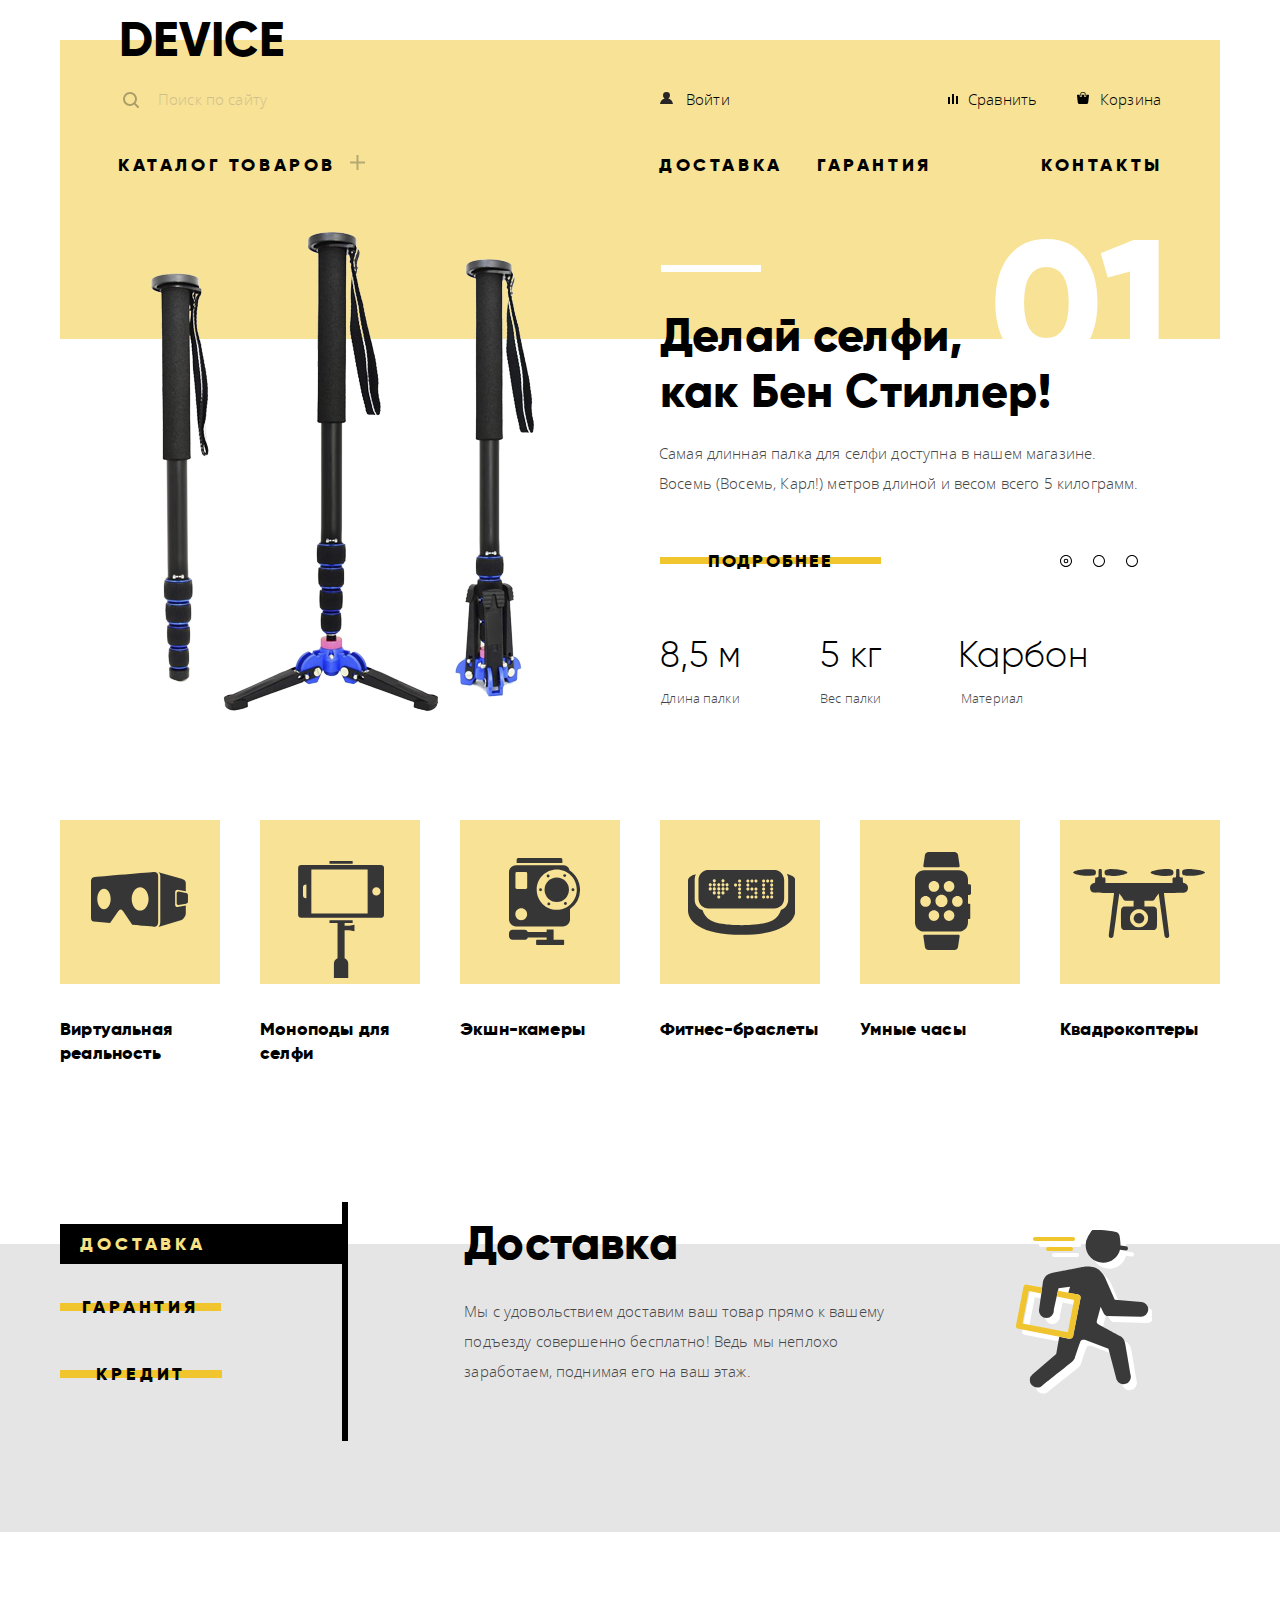
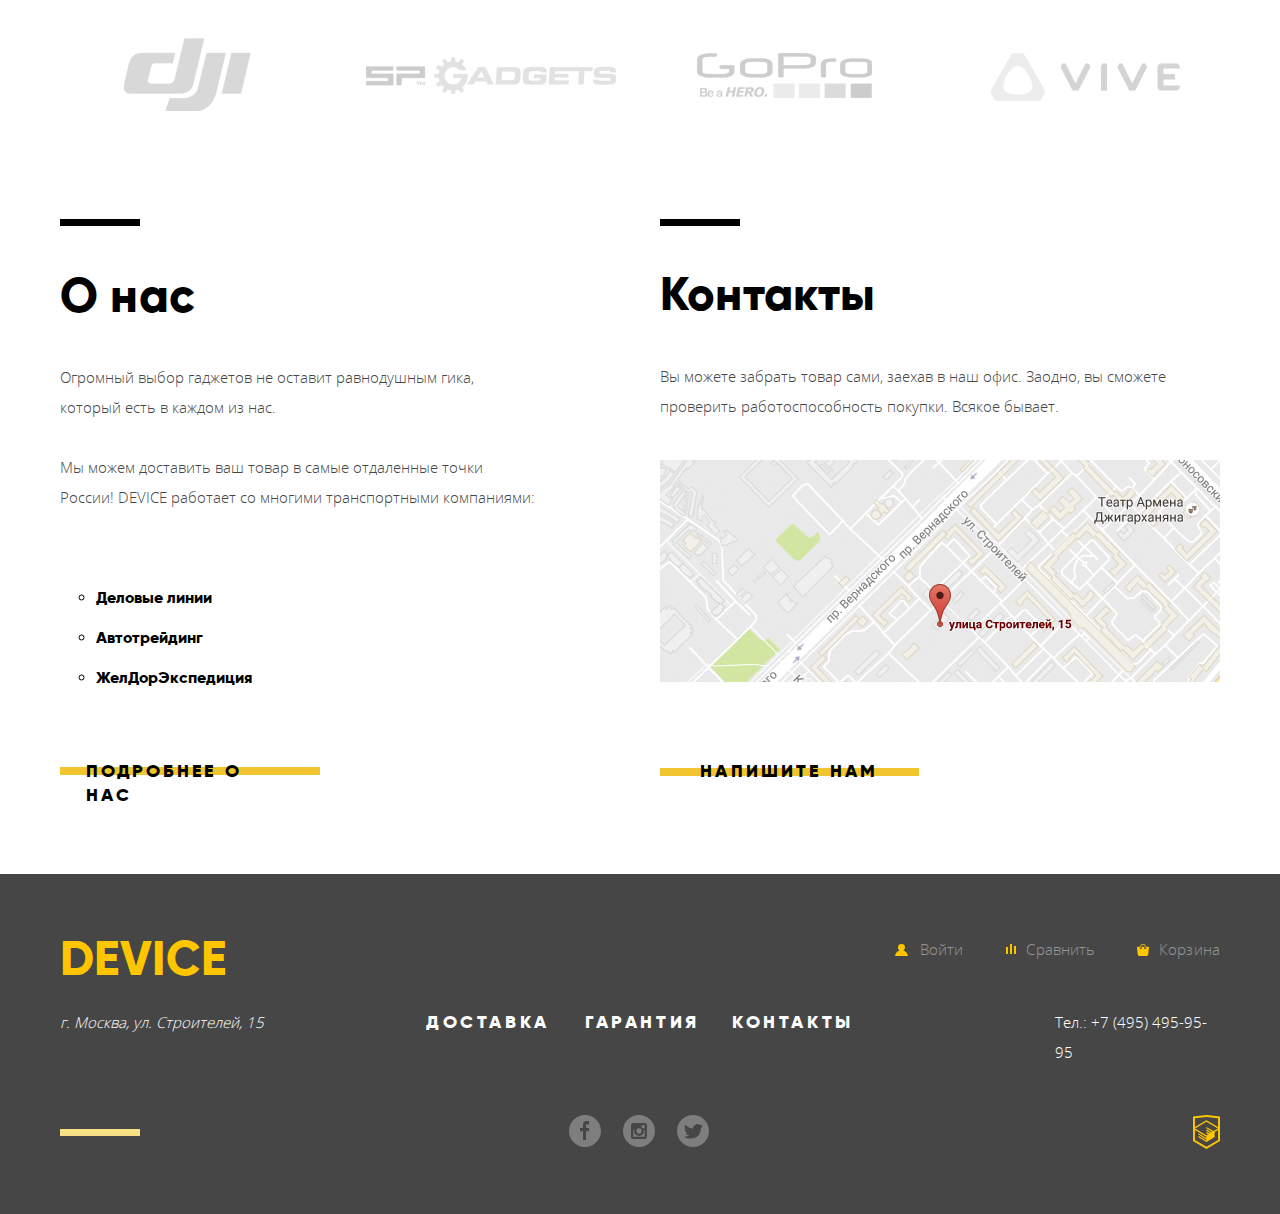
<file: index.html>
<!DOCTYPE html>
<html lang="ru">

<head>
    <meta charset="utf-8">
    <title> Девайс-главная</title>
    <link href="css/normalize.css" rel="stylesheet">
    <link href="css/main-min.css" rel="stylesheet">

</head>

<body>
    <header class="container">
        <div class="main-header">
            <a class="header-logo">DEVICE</a>
            <!-- логотип -->
            <!--ИСПРАВЛЕНО-->

            <ul class="top-menu">
                <li class="search-form">
                    <form action="https://echo.htmlacademy.ru" class="header-search">
                        <input class="search-field" type="search" placeholder="Поиск по сайту" id="search-field">
                        <button class="btn-search" type="submit">Найти</button>
                        <!--ИСПРАВЛЕНО-->
                    </form>
                </li>

                <li class="user-blok">
                    <a class="user-blok-link user-enter" href="#">Войти</a>
                </li>

                <li class="compare-blok">
                    <a class="compare-blok-link" href="#">Сравнить</a>
                </li>

                <li class="basket-blok">
                    <a class="basket-blok-link" href="#">Корзина</a>
                </li>
            </ul>
            <nav class="main-navigation">
                <ul class="bottom-menu">
                    <!-- меню второго уровня -->
                    <li class="menu-catalog">
                        <a class="menu-catalog-link" href="catalog.html">Каталог товаров</a>
                        <!-- ссылка второго меню первого уровня -->
                        <!--ИСПРАВЛЕНО-->

                        <ul class="sub-menu">
                            <!--ИСПРАВЛЕНО-->
                            <li><a href="catalog.html">Виртуальная реальность</a></li>
                            <!-- ссылка второго уровня -->
                            <li><a href="#">Фитнес-браслеты</a></li>
                            <!-- ссылка второго уровня -->
                            <li><a href="#">Квадрокоптеры</a></li>
                            <!-- ссылка второго уровня -->
                            <!--ИСПРАВЛЕНО-->
                            <li><a href="catalog.html">Моноподы для селфи</a></li>
                            <!-- ссылка второго уровня -->
                            <li><a href="#">Умные часы </a></li>
                            <!-- ссылка второго уровня -->
                            <li>
                                <a href="#">Экшн-камеры</a>
                                <!-- ссылка второго уровня -->
                            </li>
                        </ul>
                    </li>

                    <li class="menu-delivery"><a href="#">Доставка</a></li>
                    <!-- ссылка первого уровня второго меню Доставка -->
                    <li class="menu-garanty"><a href="#">Гарантия</a></li>
                    <!-- ссылка первого уровня второго меню Гарантия -->
                    <li class="menu-contacts"><a href="#">Контакты</a></li>
                    <!-- ссылка первого уровня второго меню Контакты -->
                </ul>
            </nav>
        </div>
    </header>

    <main class="centrovka">
        <!-- -->
        <div class="container">
            <section class="slider">
                <!-- слайдер -->

                        <ul class="slider-control-button">
                        <li class="slider-control-item">
                            <label class="slide-active slider-label" for="selfie-slider"><span class="visually-hidden">Первый слайд</span></label>
                            <input class="visually-hidden slider-input" type="radio" name="sliderbtn" id="selfie-slider" checked>
                        </li>
                        <li class="slider-control-item">
                            <label class="slider-label" for="fitnes-bracelet-slider"><span class="visually-hidden">Второй слайд</span></label>
                            <input class="visually-hidden slider-input" type="radio" name="sliderbtn" id="fitnes-bracelet-slider">
                        </li>
                        <li class="slider-control-item">
                            <label class="slider-label" for="kwadro-slider"><span class="visually-hidden">Третий слайд</span></label>
                            <input class="visually-hidden slider-input" type="radio" name="sliderbtn" id="kwadro-slider">
                        </li>
                         </ul>
                    

                <div class="slide-item slider-item-stand ">
                    <div class="slider-item-image">
                        <img src="img/slider-1.png.png" alt="Штатив" width="384" height="486">
                        <!--добавлена картинка первого слайда-->
                    </div>

                    <div class="slider-item-description">
                        <span class=" slider-item-description-number">01</span>
                        <h2 class="slider-item-description-title ">Делай селфи,<br>как Бен Стиллер!</h2>
                        <p class="slider-item-description-text ">Самая длинная палка для селфи доступна в нашем магазине. Восемь (Восемь, Карл!) метров длиной и весом всего 5 килограмм.</p>
                        <a href="#" class="slider-item-description-btn slide-btn">Подробнее</a>
                        <!--переверстал блок под таблицу-->
                        <table class="stand-table">
                            <tr>
                                <td class="features-lenght-of-stand">8,5 м</td>
                                <td class="features-width-of-stand"> 5 кг</td>
                                <td class="features-material-of-stand">Карбон</td>
                            </tr>
                            <tr>
                                <td class="specification-lenght-of-stand">Длина палки</td>
                                <td class="specification-width-of-stand">Вес палки</td>
                                <td class="specification-material-of-stand">Материал</td>
                            </tr>
                        </table>
                    </div>
                </div>

                <div class="slide-item slider-item-bracelet">
                    <div class="slider-item-image">
                        <img src="img/slider-2.png.png" alt="Фитнес-браслет" width="384" height="486">
                    </div>
                    <div class="slider-item-description">
                        <span class="slider-item-description-number">02</span>
                        <h2 class="slider-item-description-title ">Худеем правильно!</h2>
                        <p class="slider-item-description-text">Мотивирующие фитнесс-браслеты помогут найти в себе силы не пропускать занятия и соблюдать диету.</p>
                        <a href="#" class="slider-item-description-btn slide-btn">Подробнее</a>

                        <table class="bracelet-table">
                            <tr>
                                <td class="features-work-hours">48 часов</td>
                            </tr>
                            <tr>
                                <td class="specification-work-hours">Без подзарядки</td>
                            </tr>
                        </table>
                    </div>
                </div>

                <div class="slide-item slider-item-kwadrocopter">
                    <div class="slider-item-image">
                        <img src="img/slider-3.png.png" alt="квадрокоптер" width="526" height="334">
                    </div>

                    <div class="slider-item-description">
                        <span class="slider-item-description-number kwadro-number">03</span>
                        <h2 class="slider-item-description-title description-title">Порхает как бабочка, жалит как пчела!</h2>
                        <p class="slider-item-description-text">Этот обычный, на первый взгляд, квадрокоптер оснащен мощным лазером, замаскированным под стандартную камеру.</p>
                        <a href="#" class="slider-item-description-btn slide-btn">Подробнее</a>

                        <table class="kwadrocopter-table">
                            <tr>
                                <td class="features-kwadrocopter-fly-lenght">800 м</td>
                                <td class="features-kwadrocopter-fly-radius">50 м</td>
                            </tr>
                            <tr>
                                <td class="specification-kwadrocopter-fly-lenght">Дальность полета</td>
                                <td class="specification-kwadrocopter-fly-radius">Радиус поражения</td>
                            </tr>
                        </table>
                    </div>
                </div>

            </section>
        </div>

        <section class="popular-items-section container">
            <!--популярные товары -->
            <ul class="popular-items-list">
                <!--список популярных товаров -->
                <li class="popular-items">
                    <a class="popular-items-link" href="#">
                        <div class="popular-items-bg">
                            <img class="popular-items-bg-img popular-items-bg-img-virtual" src="img/popular-1.svg" alt="virtual" width="97" height="55">
                        </div>
                        <p class="popular-item-text">Виртуальная реальность</p>
                    </a>
                </li>
                <li class="popular-items">
                    <a class="popular-items-link" href="#">
                        <div class="popular-items-bg">
                            <img class="popular-items-bg-img-monopod" src="img/popular-2.svg" alt="monopod" width="86" height="117">
                        </div>
                        <p class="popular-item-text"> Моноподы для селфи</p>
                    </a>
                </li>
                <li class="popular-items">
                    <a class="popular-items-link" href="#">
                        <div class="popular-items-bg">
                            <img class="popular-items-bg-img-camera " src="img/popular-3.svg" alt="camera" width="71" height="87">
                        </div>
                        <p class="popular-item-text">Экшн-камеры</p>
                    </a>
                </li>
                <li class="popular-items">
                    <a class="popular-items-link " href="#">
                        <div class="popular-items-bg">
                            <img class="popular-items-bg-img-fitnes-bracelet" src="img/popular-4.svg" alt="fitnes-bracelet" width="107" height="65">
                        </div>
                        <p class="popular-item-text">Фитнес-браслеты</p>
                    </a>
                </li>
                <li class="popular-items">
                    <a class="popular-items-link" href="#">
                        <div class="popular-items-bg">
                            <img class="popular-items-bg-img-smart-watch" src="img/popular-5.svg" alt="smart-watch" width="56" height="98">
                        </div>
                        <p class="popular-item-text">Умные часы</p>
                    </a>
                </li>
                <li class="popular-items">
                    <a class="popular-items-link" href="#">
                        <div class="popular-items-bg">
                            <img class="popular-items-bg-img-kvadro" src="img/popular-6.svg" alt="kvadrokopter" width="132" height="69">
                        </div>
                        <p class="popular-item-text">Квадрокоптеры</p>
                    </a>
                </li>
            </ul>
        </section>

        <section class="service">
            <!-- слайдер Доставка Гарантия Кредит-->
            <div class="service-container">
                <ul class="service-controls">

                    <li class="service-controls-btn service-controls-delivery">
                        <label class="service-active" for="delivery-btn">
                            <input class="servicebutton " name="serviceradiobtn" type="radio" id="delivery-btn" checked>Доставка</label>
                    </li>

                    <li class="service-controls-btn service-controls-garanty">
                        <label for="garanty-btn">
                            <input class="servicebutton" name="serviceradiobtn" type="radio" id="garanty-btn">Гарантия</label>
                    </li>

                    <li class="service-controls-btn service-controls-credit">
                        <label for="credit-btn">
                            <input name="serviceradiobtn" type="radio" id="credit-btn">Кредит</label>
                    </li>

                </ul>

                <div class="service-content">
                    <div class="content-service content-service-delivery">
                        <h3 class="content-service-title description-title">Доставка</h3>
                        <p class="content-service-description  description-text">Мы с удовольствием доставим ваш товар прямо к вашему подъезду совершенно бесплатно! Ведь мы неплохо заработаем, поднимая его на ваш этаж.</p>
                    </div>

                    <div class="content-service content-service-garanty">
                        <h3 class="content-service-title description-title">Гарантия</h3>
                        <p class="content-service-description description-text">Если из-за возгарания купленного у нас товара у вас сгорит дом — не переживайте, мы выдадим вам новый.Товар, не дом, конечно же.</p>
                    </div>

                    <div class="content-service content-service-kredit">
                        <h3 class="content-service-title description-title">Кредит</h3>
                        <p class="content-service-description description-text">Залезть в долговую яму стало проще! Кредитные консультанты подберут для вас наиболее выгодные условия кредита. Выгодные для нашего банка, разумеется.</p>
                    </div>

                </div>
            </div>
        </section>

        <div class="brands">
            <!--логотипы-->
            <a class="brands-item-dji"><img src="img/logo-1.png" alt="dji-logo" width="260" height="100"></a>
            <a class="brands-item-spgadgets"><img src="img/logo-2.png" alt="spgadgets-logo" width="260" height="100"></a>
            <a class="brands-item-gopro"><img src="img/logo-3.png" alt="gopro-logo" width="260" height="100"></a>
            <a class="brands-item-vive"><img src="img/logo-4.png" alt="vive-logo" width="260" height="100"></a>
        </div>

        <div class="about-contacts">

            <section class="main-about-us">
                <h2 class="description-about-us-title">О нас</h2>
                <p class="description-about-us-text">Огромный выбор гаджетов не оставит равнодушным гика, который есть в каждом из нас.</p>
                <p class="description-about-us-text">Мы можем доставить ваш товар в самые отдаленные точки России! DEVICE работает со многими транспортными компаниями:</p>
                <ul class="main-about-us-list">
                    <li class="main-about-us-list-item">
                        <a class="main-about-us-list-item-link" href="#">Деловые линии</a>
                    </li>
                    <li class="main-about-us-list-item">
                        <a class="main-about-us-list-item-link" href="#">Автотрейдинг</a>
                    </li>
                    <li class="main-about-us-list-item">
                        <a class="main-about-us-list-item-link" href="#"> ЖелДорЭкспедиция</a>
                    </li>
                </ul>
                <a href="#" class="btn about-us-btn">Подробнее о нас</a>
            </section>

            <section class="main-contacts">
                <h2 class="description-main-contacts-title">Контакты</h2>
                <p class="description-main-contacts-text">Вы можете забрать товар сами, заехав в наш офис. Заодно, вы сможете проверить работоспособность покупки. Всякое бывает.</p>
                <a class="modal-map-js" href="#modal-map"><img src="img/map.jpg.png" alt="map" width="560" height="222"></a>
                <a class="btn main-contacts-btn" href="#feedbak">напишите нам</a>
            </section>
        </div>

    </main>

    <footer class="main-footer">
        <div class="footer-container">
            <ul class="footer-top-nav-list">
                <li class="footer-logo footer-logo-index">
                    <!--ИСПРАВЛЕНО-->
                    <a class="footer-logo-link" href="#">DEVICE</a>
                    <!-- логотип подвала-->
                </li>
                <!--ссылки вверху-->
                <li class="footer-menu-items user-enter-footer">
                    <a class="footer-menu-items-link" href="#">Войти</a>
                </li>
                <li class="footer-menu-items compare-blok-footer">
                    <a class="footer-menu-items-link" href="#">Сравнить</a>
                </li>
                <li class="footer-menu-items basket-blok-footer">
                    <a class="footer-menu-items-link" href="#">Корзина</a>
                </li>
            </ul>

            <div class="footer-midle-nav">
                <div class="adress">
                    <address>г. Москва, ул. Строителей, 15</address>
                </div>
                <ul class="footer-midle-nav-links">
                    <li class="menu-delivery-footer"><a href="#">Доставка</a></li>
                    <!-- ссылка первого уровня второго меню Доставка -->
                    <li class="menu-garanty-footer"><a href="#">Гарантия</a></li>
                    <!-- ссылка первого уровня второго меню Гарантия -->
                    <li class="menu-contacts-footer"><a href="#">Контакты</a></li>
                    <!-- ссылка первого уровня второго меню Контакты -->
                </ul>
                <div class="tel"> <span class="number">Тел.: +7 (495) 495-95-95</span>
                </div>
            </div>

            <ul class="social-links-list">
                <li class="social-links-item-fb">
                    <a class="social-links social-links-fb" href="#">
                        <img src="img/fb.svg" alt="facebook" width="32" height="32">
                        <span class="visually-hidden">Facebook</span>
                    </a>
                </li>
                <li class="social-links-item-instagram">
                    <a class="social-links social-links-instagram" href="#" >
                        <img src="img/instagram.svg" alt="instagramm" width="32" height="32">
                        <span class="visually-hidden">instagramm</span>
                    </a>
                </li>
                <li class="social-links-item-twiter">
                    <a class="social-links social-links-twiter" href="#">
                        <img src="img/twitter.svg" alt="twiter" width="32" height="32">
                        <span class="visually-hidden">twiter</span>
                    </a>
                </li>

                <li class="html-logo-bottom">
                    <!--ИСПРАВЛЕНО-->
                    <a href="https://htmlacademy.ru/intensive/htmlcss">
                        <img src="img/logo-html.svg" alt="логотип HTMLACADEMY" width="27" height="35">
                        <span class="visually-hidden">HTMLACADEMY</span>
                    </a>
                </li>
            </ul>
        </div>
    </footer>

    <section class="modal-feedback" id="feedbak">
        <button class="btn-close-fedback"><span class="visually-hidden">Закрыть</span></button>
        <div class="feedback-form">
            <form  action="https://htmlacademy.ru" method="post">
                <div class="feedback-half">
                    <div class="feedback-half-one">
                        <label for="fullname-field">Ваше имя:</label>
                        <input class="input-field fullname-input" type="text" name="fullname" id="fullname-field" placeholder=" Имя Фамилия"> 
                    </div>
                    <div class="feedback-half-too">
                        <label for="email-field">Ваш e-mail:</label>
                        <input class="input-field password-input" type="email" name="email" id="email-field" placeholder=" email@example.com">
                    </div>
                </div>
                <div class="feedback-textarea">
                    <label for="request-field">Текст письма:</label>
                    <textarea class="input-field  text-input" name="request" id="request-field" placeholder=" В свободной форме"></textarea>
                </div>

                <button class="btn modal-btn" type="submit">Отправить</button>

            </form>
        </div>
    </section>

    <section class="modal-map" id="modal-map">
        <button class="btn-close js-map-close"><span class="visually-hidden">Закрыть</span></button>
        <iframe src="https://www.google.com/maps/embed?pb=!1m18!1m12!1m3!1d2249.1125488779953!2d37.52742931561666!3d55.68703098053586!2m3!1f0!2f0!3f0!3m2!1i1024!2i768!4f13.1!3m3!1m2!1s0x46b54cf65f5c8955%3A0x694710ccd55501e!2sul.+Stroiteley%2C+15%2C+Moskva%2C+Russia%2C+119311!5e0!3m2!1sen!2sby!4v1502280616067" allowfullscreen></iframe>
    </section>

    <script src="js/main.min.js"></script>
</body>

</html>
</file>
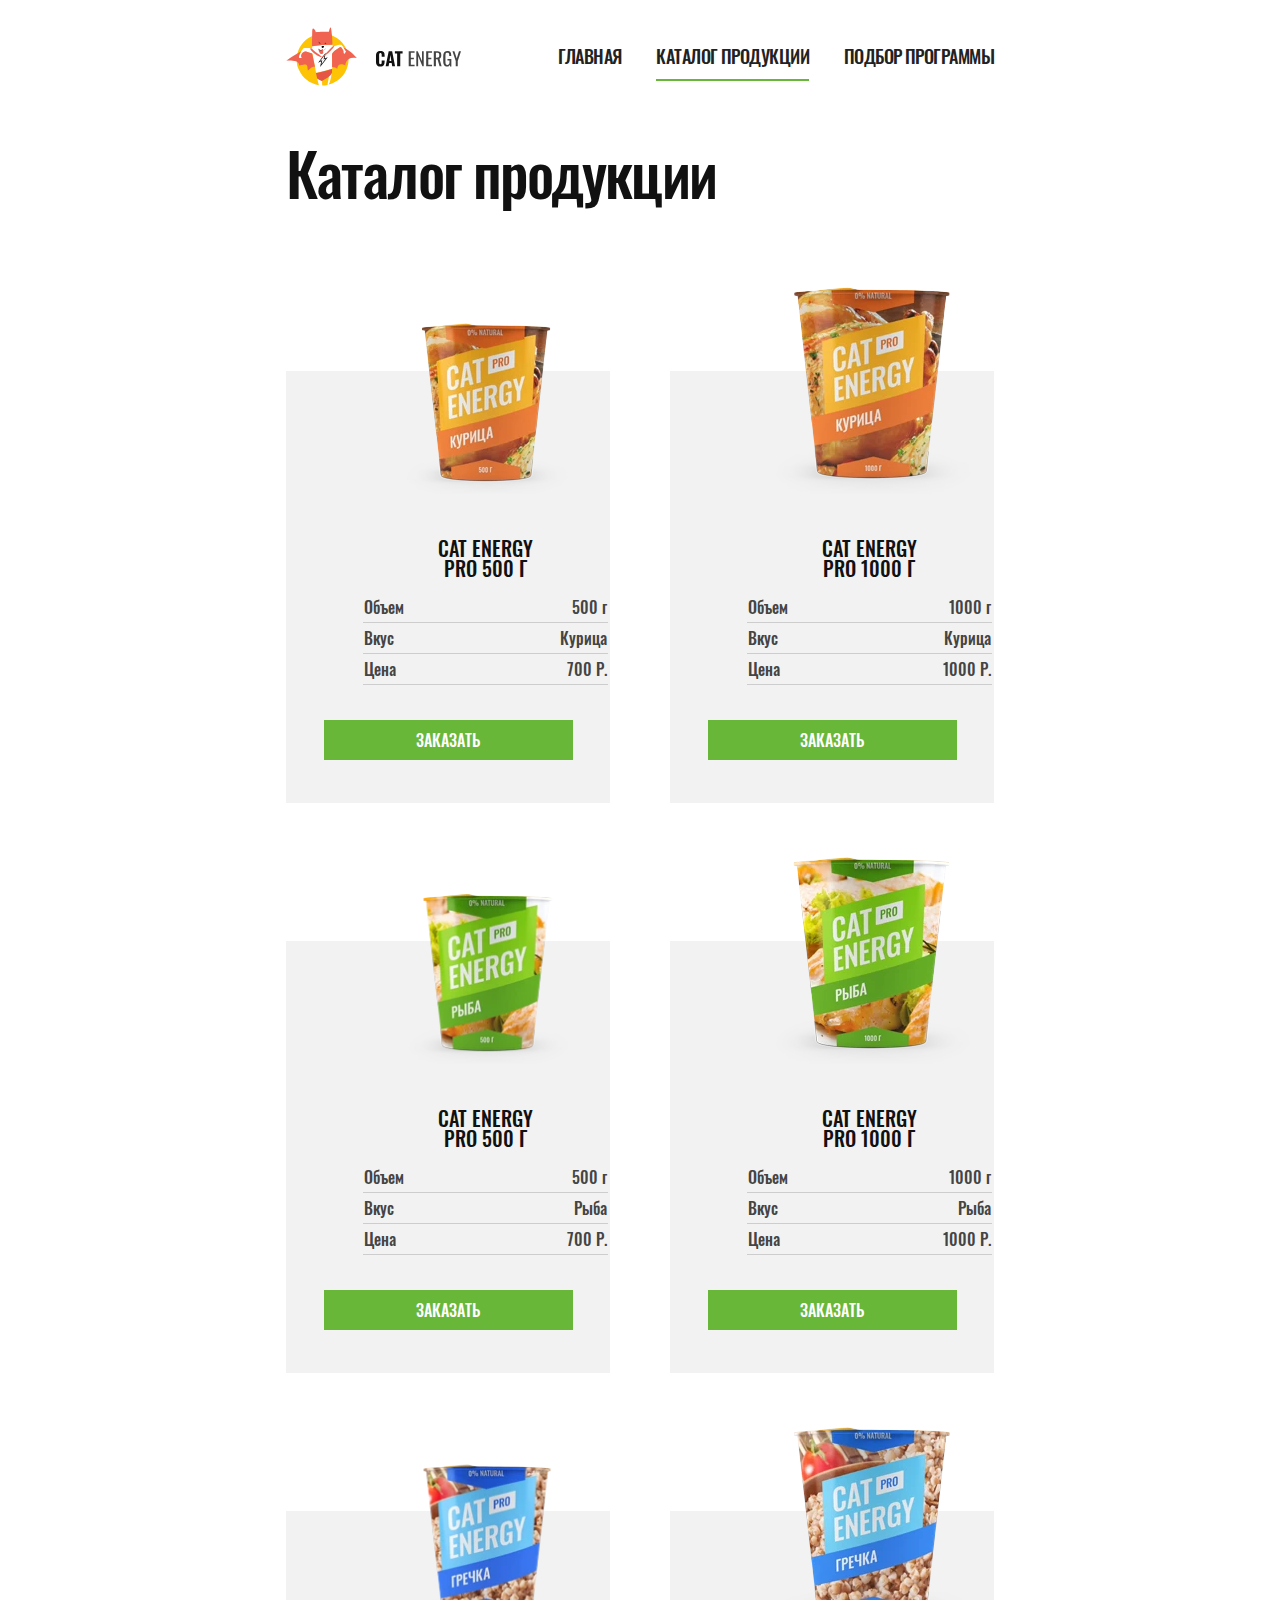
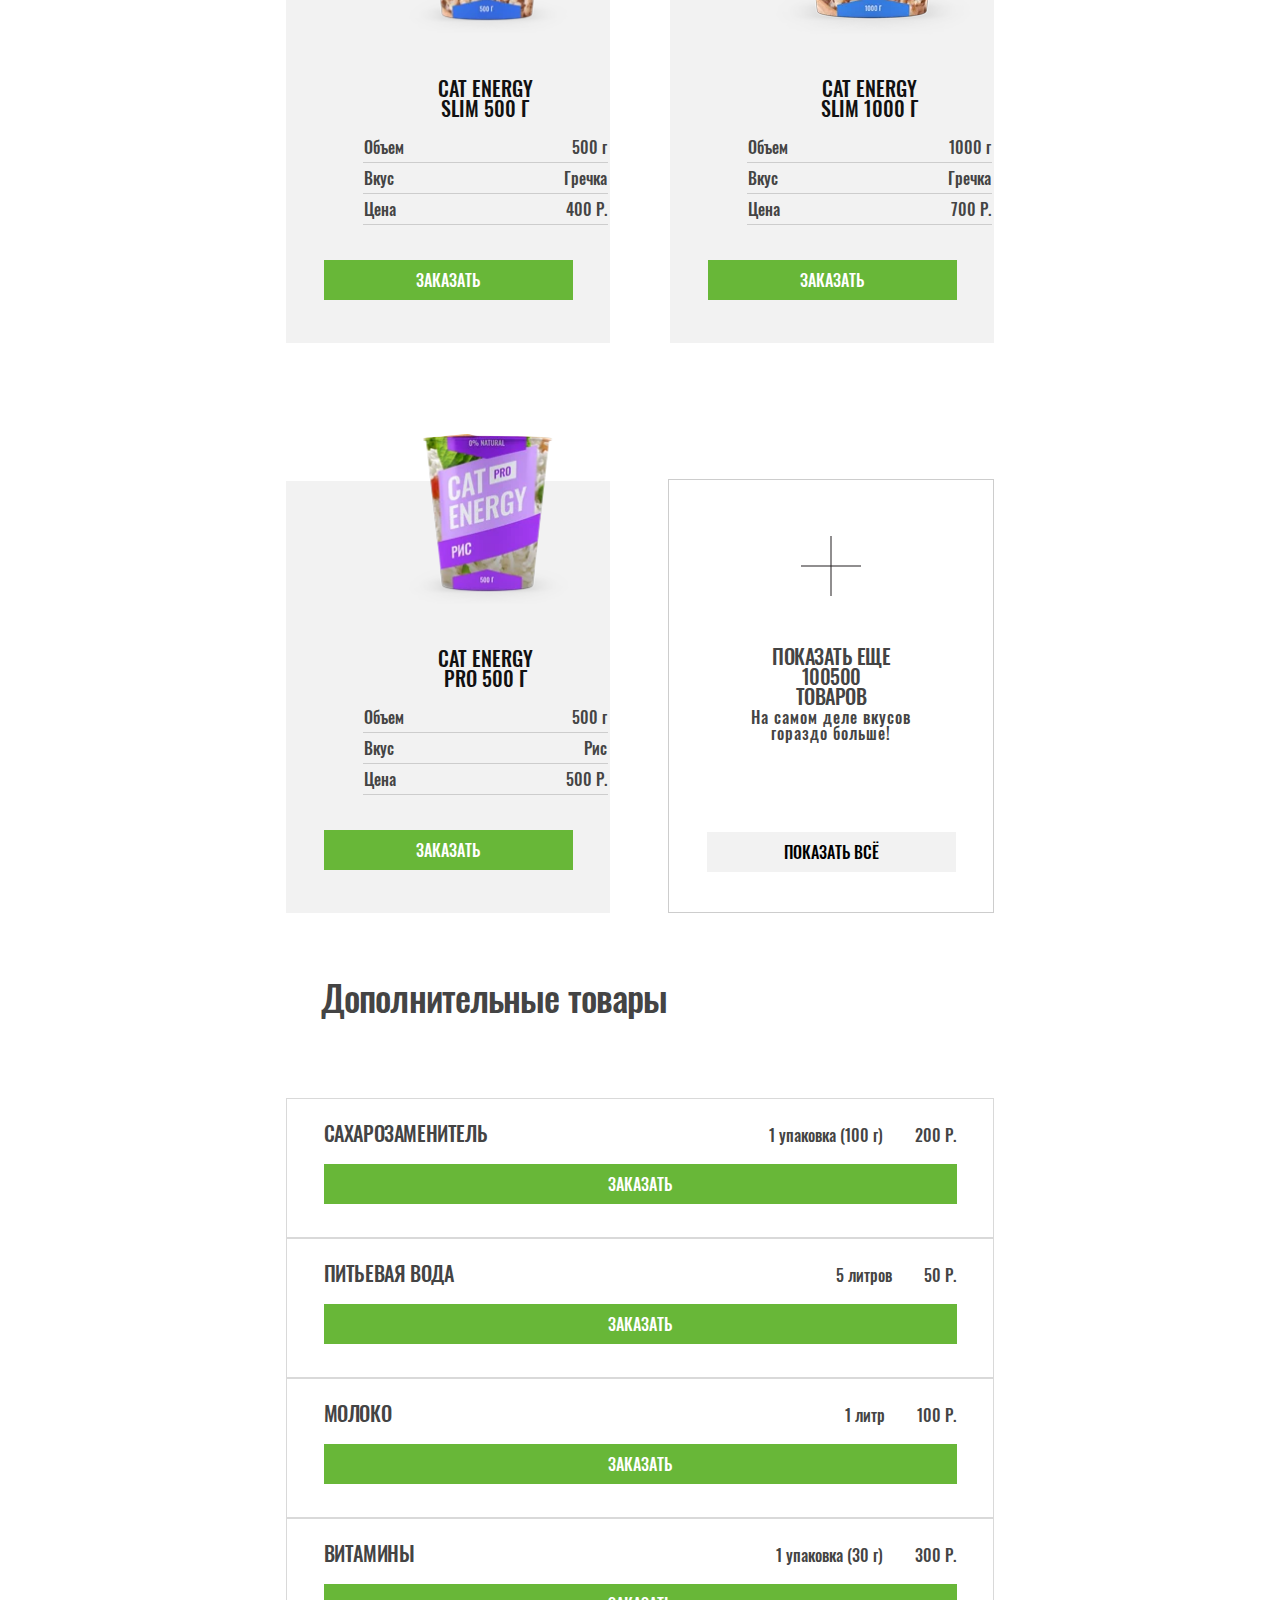
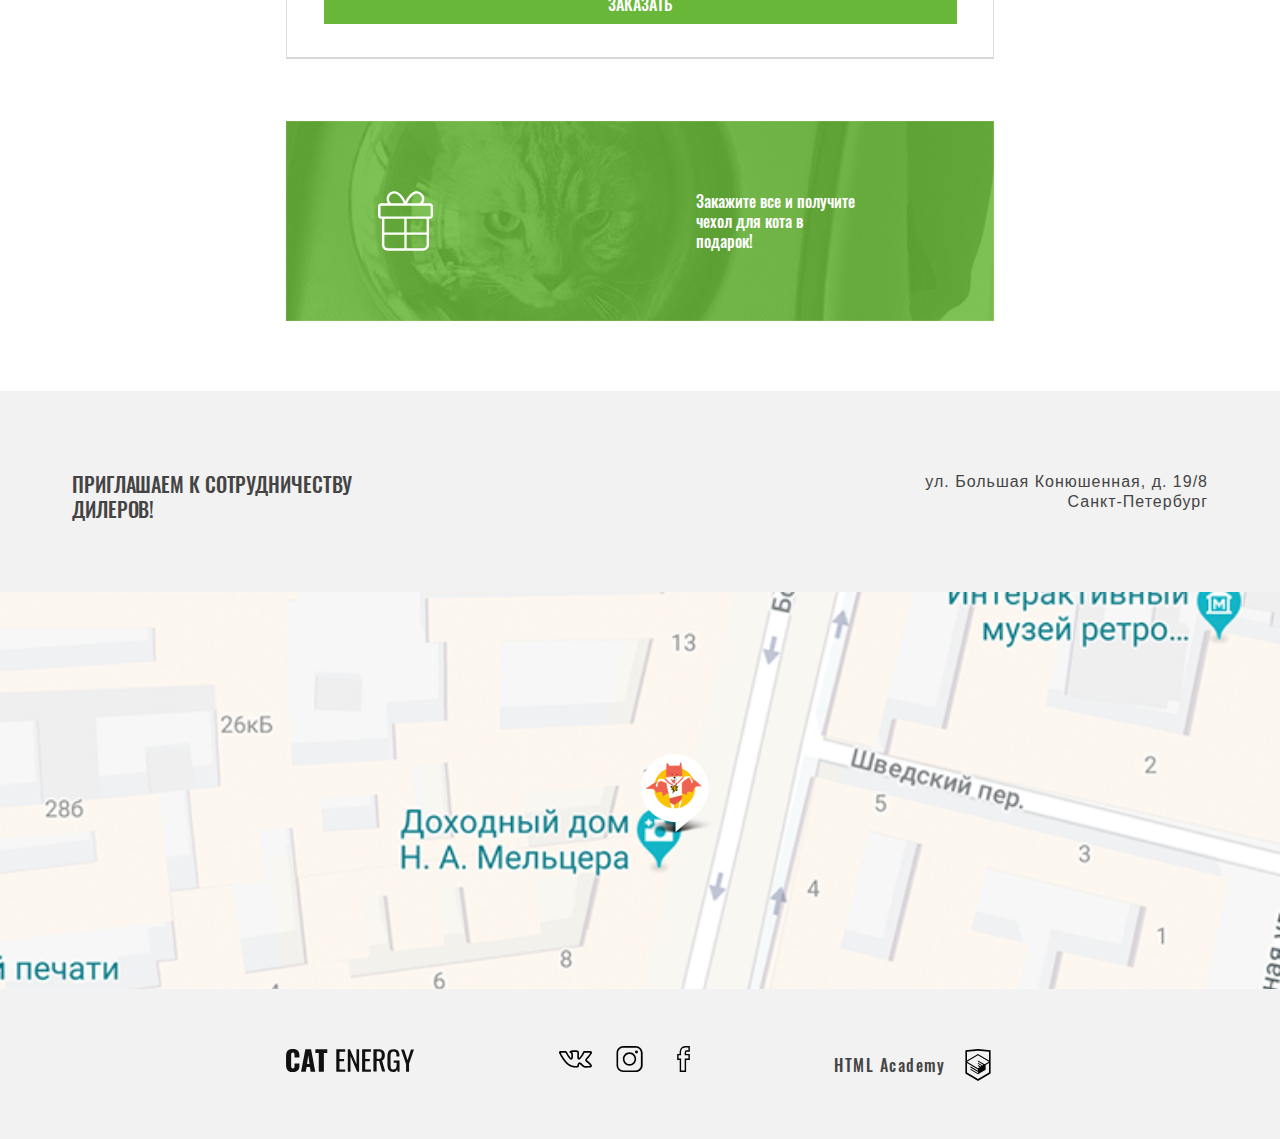
<file: catalog.html>
<!DOCTYPE html>
<html lang="ru">

<head>
  <meta charset="utf-8">
  <meta name="viewport" content="width=device-width,initial-scale=1">
  <link rel="preload" href="fonts/oswaldmedium.woff2" as="font" crossorigin="anonymous">
  <link rel="preload" href="fonts/oswaldregular.woff2" as="font" crossorigin="anonymous">
  <link href="css/style.min.css" rel="stylesheet">
  <script>
    document.createElement("picture");

  </script>
  <script src="js/picturefill.min.js" async=""></script>
  <title>HTML Academy: Кэт энерджи</title>
</head>

<body>
  <div style="display:none">
    <svg xmlns="http://www.w3.org/2000/svg" xmlns:xlink="http://www.w3.org/1999/xlink"><symbol id="icon-academy" viewbox="10 5 40 50"><path d="M30.2 5H30L10.3 7.1v36.2L30 55l19.7-11.7V7.1L30.2 5zm17 36.8L30 52 12.8 41.8V27l17.1 10.2V39l-11.7-7v1.8L30 40.9v1.9l-11.8-7v1.8l11.8 7 11.9-7.1v-7.6l5.3-3.2v15.1zm-.1-17l-4.7 2.8-2.2 1.3-10.3-6.1v1.8l8.8 5.3h-.1l-.2.1-1.3.7-7.3-4.3v1.8l5.8 3.4-1.4.9-4.3-2.6v1.8l2.9 1.7-2.9 1.7-17-10.1 17-10.2 17.2 10zm.1-1.8L29.9 12.8 12.8 23V9.4L30 7.6l17.2 1.8V23z"></path></symbol><symbol id="icon-cat-pro" viewbox="0 0 134 56">
<circle cx="70" cy="30" r="45.5" fill="#68b738"></circle>
<path d="M123.1 5.8c1.2-1.9 2.7-3.4 4.5-4.6 1-.7 1.6-.7 2.2.6.8 1.9 1.5 3.9.9 6-.2.8-.1 1.4.4 2.1.6.8 1.1 1.6 1.6 2.3 1.3 1.9 1.8 3.9.9 6.2-.4 1-.4 2-.2 3.1.2 1 .2 2 0 3-.3 1.6-1.1 2.7-2.7 3.2-1.3.3-2.4.9-3.2 2-.2.3-.5.5-.9.5-1.2.2-4.2-2.5-4.2-3.7v-.6c.1-3.6-.1-3.9-3.4-5.4-.7-.3-1.3-.6-1.8-1.2-.6-.8-1.4-.7-2.3-.4-.8.4-1.4.9-1.3 1.9.3 2.4.4 4.8.3 7.3 0 .3.1.6.2.8 3.1 4.5 4.3 9.8 5.8 14.9 1.2 3.9 3.4 6 7.4 6.3.6 0 1.3.2 1.9.3 1.8.3 2.9 1.5 3.4 3.2.7 2.1.3 2.6-1.8 2.6h-6.5c-.9 0-1.6-.2-2.3-.8-1-1-2.2-1.4-3.4-2-1.3-.6-2.6-1.3-3.4-2.6-1.1-1.7-2.6-3.1-4-4.5-2.8-2.9-5.8-5.7-8.4-8.7-1.9-2.2-3.2-4.6-3.2-7.6 0-.9-.2-1.3-1.2-.9-.3.2-.7.3-1 .3-2.8 0-4.2 1.7-5.2 4.2-.9 2.1-2.1 4.1-3.2 6.2-.5 1.1-1 2.6-1 4.2 0 2.4.6 3.2 2.8 4 1.4.5 2.7 1 3.4 2.4.8 1.6.6 2-1.1 2.1h-6.8c-.9 0-1.5-.3-1.9-1.1l-1.8-3c-1-1.7-1.4-3.4-.7-5.4.6-1.7.3-3.6.1-5.3-.4-2.6 0-4.9 1.7-7 .6-.7.6-1-.4-1.2-4.1-.8-8-2.3-11.8-4.1 0 0-.1 0-.1-.1-3.2-1.2-3.8-1-4.7 2.3-.8 2.8-1.6 5.6-2.2 8.5-.7 3.2.1 6.2 1.1 9.2.4 1.2 1.6 1.1 2.5 1.4 2 .6 3.7 1.4 4.5 3.5.7 1.6.6 1.8-1.1 1.8-1.7 0-3.4-.1-5.2 0-1.6.1-2.8-.5-4.2-1.4-4.8-3.2-6.2-8.1-6.6-13.4-.2-3.3-2-5.9-4.1-8.4-.4-.5-.8-.7-1.4-.3-2.1 1.3-4.5 2.1-6.7 3-4.8 1.8-9 4.6-12.2 8.8-1.2 1.5-1.9 3.2-2.2 5.1-.3 1.8.2 2.6 2 3.1 1.9.6 2.7 1.5 2.9 3.4.1.8-.2 1.2-1 1.2h-8.1c-.6 0-1-.4-1.3-.8-1.3-1.6-1.9-3.5-1.9-5.5-.1-3.5.3-6.9.9-10.3.4-2.1 1.4-3.8 3.4-4.8 5.9-2.8 9-8.1 11.8-13.6.6-1.1.1-1.3-.9-1.2-2.9.3-5.4 1.6-7.7 3.2-3 2.1-5.7 4.6-8.3 7.1-2.9 2.7-6.2 4.6-10.3 4.9C3.1 32.5-.3 28.4 0 21.8c.1-2.3.9-4.4 2.4-6.1 1.2-1.3 2.6-2 4.5-1.5 1.5.4 1.9 1.2 1.3 2.7-.3.6-.7 1.1-1 1.7-.4.6-.8 1.3-1 2-1.1 3 .4 5.1 3.5 5.4 3.3.3 6-1.1 8.5-3.1 3-2.4 5.7-5.2 8-8.3 3.7-4.8 8.5-7.3 14.4-8.1 2.3-.3 4.3-1.3 6.5-1.9 4.1-1.2 8.3-1.9 12.7-1.8 2 .1 3.9-.3 5.8-1.1 4.9-2 10-2 15.1-1 4 .8 8 1.8 11.9 2.8 2.2.5 4.7.3 7-.2 4.4-1 8.9-1.9 13.4-2 3-.1 5.9.4 8.6 1.7 2 .9 2 .9 1.5 2.8z"></path>
</symbol><symbol id="icon-cat-slim" viewbox="0 0 70 97">
<g>
<circle cx="40" cy="50" r="50" fill="#68b738"></circle>
<path d="M54.8 0h-.4c-.7.4-1.1.9-1.4 1.6-.6 1.1-1 2.3-1.3 3.4-.2.8-.7 1.2-1.5 1.3-2.3.4-4 1.7-5.2 3.7-.7 1.3-1.3 2.6-1.8 3.9-1.4 3.7-2.5 7.5-3.8 11.2-.7 1.9-.8 1.9-2.7 1.9-2.3 0-2.1-.4-2.1 2.1 0 .8.2 1.2 1.1 1.2.3 0 .7-.1.8.2.1.3-.2.5-.4.7-1.2 1.3-2.7 2-4.3 2.4-1.9.5-3.8.9-5.7 1.5-4.7 1.6-9.1 3.8-12.6 7.6-2.1 2.3-3.5 5-4.7 7.8-3.8 8.7-5.6 17.8-7 27-.6 4.3-1.1 8.6-1.5 13C.2 92.7 0 94.8 0 97h33.3c.1-.5-.1-.9-.2-1.3-.7-1.8-2.1-2.7-3.8-3.1-.7-.2-.8-.4-.4-.9.7-.9 1.2-2 1.6-3.1 1.6-4.8 2.3-9.8 3.1-14.8.6-3.8 1.5-7.4 3.4-10.8 1.5-2.5 3.3-4.6 5.6-6.4.8-.6.9-.6 1 .4.1.7.1 1.4.2 2.2.3 4.7.3 9.5-.2 14.2-.3 3.7-.5 7.4-.2 11 .4 4.3 1.2 8.4 2.2 12.6h13.3c-.3-2.2-2.1-4-4.2-4.4-1.3-.2-2.5-.1-3.8.2-.6.1-.8 0-.9-.6-.4-5.3-.1-10.6 1-15.8 1.3-6 2.4-12.1 3.1-18.2.3-2.5 1-4.8 2.3-7 1.2-2.1 2.2-4.3 3.4-6.5.9-1.7 1.1-3.4.4-5.2-.3-.7-.5-1.4-.9-2.1-1-2-2-3.9-2.9-5.9-.5-1-.4-1.1.7-1.1 1.6 0 1.6 0 1.7-1.6v-.7c0-.7-.3-1.1-1-1h-1.5c-.7 0-.9-.3-.7-1 .6-2.3 2.8-4.1 5.1-4.4 2.2-.3 4.4 0 6.6.4.6.1 1 0 1.3-.6.4-1 .8-2 1.3-3 .2-.4.2-.8-.1-1.1-3.2-4.2-6.7-8-11.4-10.4-.5-.3-.8-.6-.9-1.1-.3-1.4-.7-2.8-1.3-4.2-.3-.7-.6-1.3-1.4-1.7z"></path>
</g>
</symbol><symbol id="icon-close" viewbox="0 0 18 18"><path d="M18 1.3L16.7 0 9 7.7 1.3 0 0 1.3 7.7 9 0 16.7 1.3 18 9 10.3l7.7 7.7 1.3-1.3L10.3 9z"></path></symbol><symbol id="icon-fb-mobile" viewbox="0 0 10 19"><path d="M7.1 19H2v-8.8H0V5.8h1.9c-.1-2 .2-3.4 1.1-4.4C3.8.5 5 .1 6.5 0H10v4.2H7.2c-.1.2-.2.8-.2 1.6h3v4.4H7.1V19zm-4-1h2.8V9.1h2.9V6.8H5.9v-.5c0-1.4 0-2.6.7-3.1l.1-.1h2.1V1H6.5c-1.2.1-2 .4-2.6 1-.8.8-1 2.3-.8 4.2l.1.6H1.1v2.3h2V18z"></path></symbol><symbol id="icon-fb" viewbox="34.789 -4.709 13.518 27.75"><path d="M44.32 23.041h-6.816V10.137h-2.715V3.763h2.629c-.202-2.887.298-5 1.519-6.444 1.039-1.229 2.583-1.911 4.588-2.026l4.782-.001v6.15h-3.755c-.166.315-.251 1.093-.252 2.321h3.978v6.375H44.32v12.903zm-5.316-1.5h3.816V8.637h3.957V5.263h-3.953l-.016-.734c-.044-2.04.002-3.784 1.007-4.46l.19-.127h2.801v-3.15h-3.239c-1.557.091-2.711.581-3.485 1.496-1.041 1.231-1.41 3.298-1.099 6.144l.092.832h-2.786v3.375h2.715v12.902z"></path></symbol><symbol id="icon-gift" viewbox="0 0 55.5 60"><path d="M52.3 12.2h-7c.5-.7.8-1.4 1.1-2.2.6-2 .4-4.1-.6-5.9-1-1.8-2.6-3.1-4.6-3.7-2-.6-4.1-.4-5.9.6-3.6 2-6.2 6.1-7.6 9-1.4-2.9-4-7.1-7.6-9-3.8-2-8.5-.6-10.5 3.1-1.4 2.7-1.2 5.8.5 8.1h-7c-1.7 0-3.1 1.4-3.1 3.1v9.4c0 1.7 1.4 3.1 3.1 3.1H4v26.1c0 3.3 2.7 6 6 6h35.5c3.3 0 6-2.7 6-6V27.8h.8c1.7 0 3.1-1.4 3.1-3.1v-9.4c.1-1.7-1.3-3.1-3.1-3.1zM36.5 3c1.3-.7 2.7-.8 4.1-.4 1.3.4 2.4 1.3 3.1 2.6.7 1.3.8 2.7.4 4.1-.4 1.2-1.1 2.2-2.2 2.9H29.4C30.5 9.6 33 5 36.5 3zM11.7 5.2C13.2 2.6 16.4 1.6 19 3c3.5 1.9 6 6.6 7.1 9.1H13.5c-2.3-1.4-3.1-4.5-1.8-6.9zm14.8 22.6v13.7H6.4V27.8h20.1zM6.4 53.9v-10h20.2v13.7H10c-2 0-3.6-1.7-3.6-3.7zm39.1 3.7H28.9V43.9h20.2v10c0 2-1.6 3.7-3.6 3.7zm3.6-16.1H28.9V27.8h20.2v13.7zm4-16.8c0 .4-.3.7-.7.7H3.2c-.4 0-.7-.3-.7-.7v-9.4c0-.4.3-.7.7-.7h49.2c.4 0 .7.3.7.7v9.4z"></path></symbol><symbol id="icon-insta-mobile" viewbox="0 0 16 16"><path class="st0" d="M11.8 1C13.6 1 15 2.4 15 4.2v7.7c0 1.7-1.4 3.1-3.1 3.1H4.2C2.4 15 1 13.6 1 11.8V4.2C1 2.4 2.4 1 4.2 1h7.6m0-1H4.2C1.9 0 0 1.9 0 4.2v7.7C0 14.1 1.9 16 4.2 16h7.7c2.3 0 4.2-1.9 4.2-4.2V4.2C16 1.9 14.1 0 11.8 0z"></path><path class="st0" d="M8 4.9c1.7 0 3.1 1.4 3.1 3.1 0 1.7-1.4 3.1-3.1 3.1-1.7 0-3.1-1.4-3.1-3.1 0-1.7 1.4-3.1 3.1-3.1m0-1C5.7 3.9 3.9 5.7 3.9 8s1.8 4.1 4.1 4.1 4.1-1.8 4.1-4.1S10.3 3.9 8 3.9z"></path><circle class="st0" cx="12.3" cy="3.7" r=".9"></circle></symbol><symbol id="icon-insta" viewbox="-3 -3 23 23"><path d="M14.002-1.501C16.482-1.501 18.5.519 18.5 3v11c0 2.481-2.018 4.5-4.498 4.5H3.01A4.504 4.504 0 0 1-1.488 14V3C-1.488.519.53-1.5 3.01-1.5h10.992m0-1.5H3.01C-.29-3-2.987-.301-2.987 3v11.001C-2.987 17.299-.29 20 3.01 20h10.995C17.301 20 20 17.299 20 13.999V3c0-3.301-2.699-6-5.998-6z"></path><path d="M8.506 4.078a4.434 4.434 0 0 1 4.429 4.428c0 2.44-1.989 4.43-4.429 4.43a4.434 4.434 0 0 1-4.428-4.43 4.431 4.431 0 0 1 4.428-4.428m0-1.5a5.929 5.929 0 0 0 0 11.855c3.274 0 5.926-2.653 5.926-5.927S11.78 2.578 8.506 2.578z"></path><circle cx="14.646" cy="2.379" r="1.341"></circle></symbol><symbol id="icon-mail" viewbox="0 0 17 13"><path d="M15.6 11.6H1.4V5.8H0V13h17V5.8h-1.4v5.8zM0 0v2.3l8.5 7.1L17 2.3V0H0zm15.6 1.6L8.5 7.5 1.4 1.6v-.2h14.2v.2z"></path></symbol><symbol id="icon-mobile-menu" viewbox="0 0 24 18"><path d="M0 16h24v2H0zm0-8h24v2H0zm0-8h24v2H0z"></path></symbol><symbol id="icon-phone" viewbox="0 0 20 20"><path d="M17.9 9.4H9.4v1.2h8.5l-2.1 2.1.9.9 3.1-3.1c.2-.2.2-.6 0-.9l-3.1-3.1-.9.9 2.1 2zm-9.8 10v-6.2c0-.3-.3-.6-.6-.6H3.1c0 .7.6 1.2 1.2 1.2h2.5v5H3.1c-1 .1-1.8-.7-1.9-1.7v-14c0-1 .8-1.8 1.7-1.8h3.9v5H4.4c-.7 0-1.2.6-1.2 1.2h4.4c.3 0 .6-.3.6-.6V.6C8.1.3 7.8 0 7.5 0H3.1C1.5-.1.1 1.2 0 2.9v13.9c-.1 1.7 1.2 3.1 2.9 3.1h4.6c.3.1.6-.2.6-.5z"></path></symbol><symbol id="icon-plus-mobile" viewbox="0 0 30 30"><path fill="#231f20" d="M30 14H16V0h-2v14H0v2h14v14h2V16h14z"></path></symbol><symbol id="icon-plus" viewbox="0 0 60 60"><path fill="#231f20" d="M60 29.5H30.5V0h-1v29.5H0v1h29.5V60h1V30.5H60z"></path></symbol><symbol id="icon-right-arrow-long" viewbox="0 0 24.2 11"><path fill="#3f4242" d="M17.6 0l6.6 5.5-6.6 5.5V6.6H0V4.4h17.6z"></path></symbol><symbol id="icon-right-arrow-verylong" viewbox="0 0 32 11"><path fill="#3f4242" d="M25.4 0L32 5.5 25.4 11V6.6H0V4.4h25.4z"></path></symbol><symbol id="icon-tick" viewbox="0 0 21.1 15.5"><path d="M20.1 0L7.7 13.3 1 6.1 0 7.2l7.6 8.2.1.1L21 1.2l.1-.1z"></path></symbol><symbol id="icon-vk-mobile" viewbox="0 0 22 12"><path d="M17.6 12c-.3 0-.9-.1-1.5-.5-.5-.3-.9-.7-1.3-1.2-.3-.3-.9-.9-1.1-.9-.2.1-.4.7-.3 1.2 0 .1 0 .6-.3.9-.3.3-.8.4-.9.4h-1.4c-.7 0-3.2-.2-5.4-2.3C2.5 7.1.2 2.2.1 2 0 1.6-.1 1.2.2.9c.3-.3.8-.4 1-.4h3.1c.1 0 .4.1.7.3.3.2.4.5.5.6 0 0 .5 1.1 1.1 2 1 1.5 1.4 1.9 1.5 2 .1-.4.2-1.4.1-2.3 0-.4-.1-.8-.2-1-.1-.1-.3-.2-.5-.2l-.6-.5c0-.5.5-.9.9-1.1.5-.2 1.3-.3 2.3-.3h.5c.9 0 1.2.1 1.6.1 1.2.3 1.2 1.3 1.1 2.5v1.6c0 .3 0 .8.1 1 .2-.1.6-.5 1.5-1.9.6-.9 1-1.9 1.1-2.1.1-.3.4-.7 1.2-.7h3.4c.7 0 1.2.2 1.3.7.2.5.1 1.3-1.7 3.5-.3.3-.5.6-.7.9-.5.4-.9 1-.9 1.1 0 .1.5.5.9.9 1.1.9 1.9 1.7 2.2 2.3.4.6.3 1 .2 1.3-.3.7-1.2.7-1.4.8h-2.9zm-3.9-3.7c.7 0 1.2.6 1.8 1.2.4.4.7.8 1.1 1 .5.3 1 .3 1 .3h2.9c.1 0 .3-.1.4-.1 0 0 0-.1-.1-.1-.3-.5-1-1.3-2-2.1-.9-.7-1.3-1.1-1.4-1.7 0-.6.4-1.1 1.2-2.1.2-.2.4-.5.7-.8 1.1-1.4 1.4-2 1.5-2.3h-3.9c0 .4-.5 1.5-1.1 2.4-1.4 2.1-2 2.4-2.5 2.4-.1 0-.3 0-.4-.1-.7-.4-.7-1.4-.7-2.1V2.6c.1-1.3 0-1.3-.3-1.4-.3-.1-.5-.1-1.4-.1H10c-.5 0-1 0-1.4.1l.2.2c.4.5.4 1.5.4 1.7.1 1.3 0 2.9-.7 3.3-.1 0-.2.1-.4.1-.6 0-1.3-.7-2.5-2.5C5 2.9 4.5 1.8 4.5 1.8s0-.1-.1-.1-.2-.1-.2-.1h-3c.4.9 2.5 5 4.8 7.2 2 1.9 4.3 2 4.7 2h1.4s.2 0 .2-.1v-.1c0-.2 0-2 1.2-2.3h.2z"></path></symbol><symbol id="icon-vk" viewbox="3.007 11.628 30.004 15.761"><path d="M26.945 27.388c-.386 0-1.17-.082-2.075-.632-.642-.385-1.223-.968-1.784-1.532-.438-.44-1.171-1.177-1.447-1.177-.268.075-.481.921-.476 1.569.004.113-.001.774-.468 1.213-.425.4-1.088.485-1.216.498l-1.926.007c-.967 0-4.358-.218-7.429-3.021-3.674-3.358-6.835-9.798-6.968-10.07-.197-.462-.248-1.066.152-1.482.392-.413 1.081-.472 1.359-.479l4.083-.024.115.008c.091.014.567.095.957.349.388.247.59.651.626.73.01.021.649 1.432 1.475 2.684 1.312 1.99 1.896 2.455 2.103 2.562.188-.417.277-1.7.187-2.871.001-.493-.101-1.098-.252-1.278-.112-.134-.426-.253-.778-.294l-.722-.691c-.096-.658.635-1.226 1.149-1.446.737-.316 1.792-.382 3.147-.382l.71.005c1.235.012 1.622.081 2.149.191 1.702.361 1.64 1.729 1.567 3.312-.021.464-.046 1.001-.046 1.621 0 .151-.005.312-.011.479-.012.38-.032 1.038.093 1.304.219-.145.852-.665 2.072-2.483.783-1.165 1.4-2.539 1.517-2.803l.001-.001c.182-.43.608-.941 1.613-.946l4.274-.024c.012-.003.172-.016.377-.016.98 0 1.597.287 1.832.854.269.65.169 1.657-2.354 4.605-.37.432-.697.804-.982 1.127-.598.678-1.216 1.379-1.237 1.595.053.169.662.665 1.252 1.145 1.53 1.247 2.528 2.264 3.033 3.073.522.759.429 1.33.258 1.677-.424.864-1.638.973-1.877.985l-3.79.047a2.525 2.525 0 0 1-.263.012zm-5.307-4.84c.899 0 1.682.786 2.511 1.618.497.5 1.011 1.016 1.496 1.307.727.44 1.316.421 1.398.412l.103-.009 3.805-.047c.171-.012.411-.073.536-.136a1.167 1.167 0 0 0-.098-.167c-.449-.718-1.388-1.659-2.686-2.718-1.184-.963-1.801-1.465-1.865-2.244-.066-.805.493-1.439 1.607-2.703.28-.318.604-.685.967-1.109 1.559-1.821 1.957-2.64 2.058-2.956-.17-.029-.648-.021-.678-.018l-4.361.028c-.191.001-.249.035-.249.036-.176.414-.812 1.812-1.644 3.05-1.895 2.82-2.785 3.2-3.407 3.201-.204 0-.396-.05-.569-.148-1.003-.569-.963-1.834-.934-2.757.005-.149.01-.295.01-.431 0-.646.025-1.207.048-1.689.076-1.68.016-1.692-.379-1.776-.409-.086-.705-.147-1.856-.159l-.693-.005c-.624 0-1.343.014-1.906.098.092.074.18.157.259.251.588.704.604 1.951.601 2.194.13 1.646.061 3.796-1.018 4.313a1.365 1.365 0 0 1-.597.137c-.926 0-1.854-.885-3.425-3.267a22.863 22.863 0 0 1-1.587-2.887.47.47 0 0 0-.075-.094 1.133 1.133 0 0 0-.32-.116l-4.001.024c-.021.001-.045.002-.07.005.591 1.189 3.426 6.592 6.519 9.419 2.74 2.502 5.826 2.629 6.417 2.629l1.851-.003c.046-.01.218-.062.269-.1-.019.018-.01-.053-.01-.097-.003-.265.012-2.595 1.578-3.034.126-.034.259-.052.395-.052z"></path></symbol></svg>
  </div>
  <header class="header">
    <div class="header__container">
      <a class="header__logo" href="index.html">
        <picture>
          <source media="(min-width: 1300px)" srcset="img/logo-desktop.svg">
          <source media="(min-width: 768px)" srcset="img/logo-tablet.svg">
          <img src="img/logo-mobile.svg" alt="кот" class="header__logo-image">
        </picture>
      </a>
      <nav class="navigation navigation--closed navigation--nojs">
        <button class="navigation__toggle" type="button"><span class="visually-hidden">Открыть меню</span></button>
        <div class="navigation__wrapper">
          <ul class="navigation__list">
            <li class="navigation__item"><a class="navigation__item-link" href="index.html">Главная</a></li>
            <li class="navigation__item navigation__item--active"><a class="navigation__item-link">Каталог продукции</a>
            </li>
            <li class="navigation__item"><a class="navigation__item-link" href="form.html">Подбор программы</a></li>
          </ul>
        </div>
      </nav>
    </div>
  </header>
  <main class="main">
    <section class="catalog">
      <h1 class="catalog__title">Каталог продукции</h1>
      <div class="catalog__wrapper">
        <article class="item">
          <div class="item__information">
            <a href="item-Cat_Energy_PRO_500_chicken.html">
              <picture>
                <source type="image/webp" media="(min-width: 1200px)" srcset="img/chicken-small-desktop@1x.webp 1x, img/chicken-small-desktop@2x.webp 2x">
                <source type="image/webp" media="(min-width: 768px)" srcset="img/chicken-small-tablet@1x.webp 1x, img/chicken-small-tablet@2x.webp 2x">
                <source type="image/webp" srcset="img/chicken-small-mobile@1x.webp 1x, img/chicken-small-mobile@2x.webp 2x">

                <source media="(min-width: 1300px)" srcset="img/chicken-small-desktop@1x.png 1x, img/chicken-small-desktop@2x.png 2x">
                <source media="(min-width: 768px)" srcset="img/chicken-small-tablet@1x.png 1x, img/chicken-small-tablet@2x.png 2x">
                <img src="img/chicken-small-mobile@1x.jpg" srcset="img/chicken-small-mobile@2x.jpg 2x" alt="питание со вкусом курицы весом 500г" class="item__image item__image--small" width="140" height="144">
              </picture>
            </a>
            <div class="item__description">
              <h1 class="item__link-title"><a class="item__link" href="item-Cat_Energy_PRO_500_chicken.html">Cat Energy
                  PRO 500 г</a></h1>
              <table class="item__options">
                <tbody>
                  <tr class="item__options-info">
                    <td>Объем</td>
                    <td>500 г</td>
                  </tr>
                  <tr class="item__options-info">
                    <td>Вкус</td>
                    <td>Курица</td>
                  </tr>
                  <tr class="item__options-info">
                    <td>Цена</td>
                    <td>700 Р.</td>
                  </tr>
                </tbody>
              </table>
            </div>
          </div>
          <a class="button item__button" href="#">Заказать</a>
        </article>


        <article class="item">
          <div class="item__information">
            <a href="item-Cat_Energy_PRO_1000_chicken.html">
              <picture>
                <source type="image/webp" media="(min-width: 1200px)" srcset="img/chicken-big-desktop@1x.webp 1x, img/chicken-big-desktop@2x.webp 2x">
                <source type="image/webp" media="(min-width: 768px)" srcset="img/chicken-big-tablet@1x.webp 1x, img/chicken-big-tablet@2x.webp 2x">
                <source type="image/webp" srcset="img/chicken-big-mobile@1x.webp 1x, img/chicken-big-mobile@2x.webp 2x">

                <source media="(min-width: 1300px)" srcset="img/chicken-big-desktop@1x.png 1x ,img/chicken-big-desktop@2x.png 2x">
                <source media="(min-width: 768px)" srcset="img/chicken-big-tablet@1x.png 1x ,img/chicken-big-tablet@2x.png 2x">
                <img src="img/chicken-big-mobile@1x.jpg" srcset="img/chicken-big-mobile@2x.jpg 2x" alt="питание со вкусом курицы весом 1000г" class="item__image item__image--big" width="140" height="144">
              </picture>
            </a>
            <div class="item__description">
              <h1 class="item__link-title"><a class="item__link" href="item-Cat_Energy_PRO_1000_chicken.html">Cat Energy
                  PRO 1000 г</a></h1>
              <table class="item__options">
                <tbody>
                  <tr class="item__options-info">
                    <td>Объем</td>
                    <td>1000 г</td>
                  </tr>
                  <tr class="item__options-info">
                    <td>Вкус</td>
                    <td>Курица</td>
                  </tr>
                  <tr class="item__options-info">
                    <td>Цена</td>
                    <td>1000 Р.</td>
                  </tr>
                </tbody>
              </table>
            </div>
          </div>
          <a class="button item__button" href="#">Заказать</a>
        </article>

        <article class="item">
          <div class="item__information">
            <a href="item-Cat_Energy_PRO_500_fish.html">
              <picture>
                <source type="image/webp" media="(min-width: 1200px)" srcset="img/fish-small-desktop@1x.webp 1x, img/fish-small-desktop@2x.webp 2x">
                <source type="image/webp" media="(min-width: 768px)" srcset="img/fish-small-tablet@1x.webp 1x, img/fish-small-tablet@2x.webp 2x">
                <source type="image/webp" srcset="img/fish-small-mobile@1x.webp 1x, img/fish-small-mobile@2x.webp 2x">

                <source media="(min-width: 1300px)" srcset="img/fish-small-desktop@1x.png 1x, img/fish-small-desktop@2x.png 2x">
                <source media="(min-width: 768px)" srcset="img/fish-small-tablet@1x.png 1x, img/fish-small-tablet@2x.png 2x">
                <img src="img/fish-small-mobile@1x.jpg" srcset="img/fish-small-mobile@2x.jpg 2x" alt="питание со вкусом рыбы весом 500г" class="item__image item__image--small" width="140" height="144">
              </picture>
            </a>
            <div class="item__description">
              <h1 class="item__link-title"><a class="item__link" href="item-Cat_Energy_PRO_500_fish.html">Cat Energy PRO
                  500 г</a></h1>
              <table class="item__options">
                <tbody>
                  <tr class="item__options-info">
                    <td>Объем</td>
                    <td>500 г</td>
                  </tr>
                  <tr class="item__options-info">
                    <td>Вкус</td>
                    <td>Рыба</td>
                  </tr>
                  <tr class="item__options-info">
                    <td>Цена</td>
                    <td>700 Р.</td>
                  </tr>
                </tbody>
              </table>
            </div>
          </div>
          <a class="button item__button" href="#">Заказать</a>
        </article>

        <article class="item">
          <div class="item__information">
            <a href="item-Cat_Energy_PRO_1000_fish.html">
              <picture>
                <source type="image/webp" media="(min-width: 1200px)" srcset="img/fish-big-desktop@1x.webp 1x, img/fish-big-desktop@2x.webp 2x">
                <source type="image/webp" media="(min-width: 768px)" srcset="img/fish-big-tablet@1x.webp 1x, img/fish-big-tablet@2x.webp 2x">
                <source type="image/webp" srcset="img/fish-big-mobile@1x.webp 1x, img/fish-big-mobile@2x.webp 2x">

                <source media="(min-width: 1300px)" srcset="img/fish-big-desktop@1x.png 1x, img/fish-big-desktop@2x.png 2x">
                <source media="(min-width: 768px)" srcset="img/fish-big-tablet@1x.png 1x, img/fish-big-tablet@2x.png 2x">
                <img src="img/fish-big-mobile@1x.jpg" srcset="img/fish-big-mobile@2x.jpg 2x" alt="питание со вкусом рыбы весом 1000г" class="item__image item__image--big" width="140" height="144">
              </picture>
            </a>
            <div class="item__description">
              <h1 class="item__link-title"><a class="item__link" href="item-Cat_Energy_PRO_1000_fish.html">Cat Energy
                  PRO 1000 г</a></h1>
              <table class="item__options">
                <tbody>
                  <tr class="item__options-info">
                    <td>Объем</td>
                    <td>1000 г</td>
                  </tr>
                  <tr class="item__options-info">
                    <td>Вкус</td>
                    <td>Рыба</td>
                  </tr>
                  <tr class="item__options-info">
                    <td>Цена</td>
                    <td>1000 Р.</td>
                  </tr>
                </tbody>
              </table>
            </div>
          </div>
          <a class="button item__button" href="#">Заказать</a>
        </article>

        <article class="item">
          <div class="item__information">
            <a href="item-Cat_Energy_SLIM_500_buckwheat.html">
              <picture>
                <source type="image/webp" media="(min-width: 1200px)" srcset="img/buckwheat-small-desktop@1x.webp 1x, img/buckwheat-small-desktop@2x.webp 2x">
                <source type="image/webp" media="(min-width: 768px)" srcset="img/buckwheat-small-tablet@1x.webp 1x, img/buckwheat-small-tablet@2x.webp 2x">
                <source type="image/webp" srcset="img/buckwheat-small-mobile@1x.webp 1x, img/buckwheat-small-mobile@2x.webp 2x">

                <source media="(min-width: 1300px)" srcset="img/buckwheat-small-desktop@1x.png 1x , img/buckwheat-small-desktop@2x.png 2x">
                <source media="(min-width: 768px)" srcset="img/buckwheat-small-tablet@1x.png 1x,img/buckwheat-small-tablet@2x.png 2x">
                <img src="img/buckwheat-small-mobile@1x.jpg" srcset="img/buckwheat-small-mobile@2x.jpg 2x" alt="питание со вкусом гречки весом 500г" class="item__image item__image--small" width="140" height="144">
              </picture>
            </a>
            <div class="item__description">
              <h1 class="item__link-title"><a class="item__link" href="item-Cat_Energy_SLIM_500_buckwheat.html">Cat
                  Energy SLIM 500 г</a></h1>
              <table class="item__options">
                <tbody>
                  <tr class="item__options-info">
                    <td>Объем</td>
                    <td>500 г</td>
                  </tr>
                  <tr class="item__options-info">
                    <td>Вкус</td>
                    <td>Гречка</td>
                  </tr>
                  <tr class="item__options-info">
                    <td>Цена</td>
                    <td>400 Р.</td>
                  </tr>
                </tbody>
              </table>
            </div>
          </div>
          <a class="button item__button" href="#">Заказать</a>
        </article>

        <article class="item">
          <div class="item__information">
            <a href="item-Cat_Energy_SLIM_1000_buckwheat.html">
              <picture>
                <source type="image/webp" media="(min-width: 1200px)" srcset="img/buckwheat-big-desktop@1x.webp 1x, img/buckwheat-big-desktop@2x.webp 2x">
                <source type="image/webp" media="(min-width: 768px)" srcset="img/buckwheat-big-tablet@1x.webp 1x, img/buckwheat-big-tablet@2x.webp 2x">
                <source type="image/webp" srcset="img/buckwheat-big-mobile@1x.webp 1x, img/buckwheat-big-mobile@2x.webp 2x">

                <source media="(min-width: 1300px)" srcset="img/buckwheat-big-desktop@1x.png 1x, img/buckwheat-big-desktop@2x.png 2x">
                <source media="(min-width: 768px)" srcset="img/buckwheat-big-tablet@1x.png 1x, img/buckwheat-big-tablet@2x.png 2x">
                <img src="img/buckwheat-big-mobile@1x.jpg" srcset="img/buckwheat-big-mobile@2x.jpg 2x" alt="питание со вкусом гречки весом 1000г" class="item__image item__image--big" width="140" height="144">
              </picture>
            </a>
            <div class="item__description">
              <h1 class="item__link-title"><a class="item__link" href="item-Cat_Energy_SLIM_1000_buckwheat.html">Cat
                  Energy SLIM 1000 г</a></h1>
              <table class="item__options">
                <tbody>
                  <tr class="item__options-info">
                    <td>Объем</td>
                    <td>1000 г</td>
                  </tr>
                  <tr class="item__options-info">
                    <td>Вкус</td>
                    <td>Гречка</td>
                  </tr>
                  <tr class="item__options-info">
                    <td>Цена</td>
                    <td>700 Р.</td>
                  </tr>
                </tbody>
              </table>
            </div>
          </div>
          <a class="button item__button" href="#">Заказать</a>
        </article>

        <article class="item">
          <div class="item__information">
            <a href="item-Cat_Energy_PRO_500_rice.html">
              <picture>
                <source type="image/webp" media="(min-width: 1200px)" srcset="img/rice-small-desktop@1x.webp 1x, img/rice-small-desktop@2x.webp 2x">
                <source type="image/webp" media="(min-width: 768px)" srcset="img/rice-small-tablet@1x.webp 1x, img/rice-small-tablet@2x.webp 2x">
                <source type="image/webp" srcset="img/rice-small-mobile@1x.webp 1x, img/rice-small-mobile@2x.webp 2x">

                <source media="(min-width: 1300px)" srcset="img/rice-small-desktop@1x.png 1x ,img/rice-small-desktop@2x.png 2x">
                <source media="(min-width: 768px)" srcset="img/rice-small-tablet@1x.png 1x, img/rice-small-tablet@2x.png 2x">
                <img src="img/rice-small-mobile@1x.jpg" srcset="img/rice-small-mobile@2x.jpg 2x" alt="питание со вкусом курицы весом 500г" class="item__image item__image--small" width="140" height="144">
              </picture>
            </a>
            <div class="item__description">
              <h1 class="item__link-title"><a class="item__link" href="item-Cat_Energy_PRO_500_rice.html">Cat Energy PRO
                  500 г</a></h1>
              <table class="item__options">
                <tbody>
                  <tr class="item__options-info">
                    <td>Объем</td>
                    <td>500 г</td>
                  </tr>
                  <tr class="item__options-info">
                    <td>Вкус</td>
                    <td>Рис</td>
                  </tr>
                  <tr class="item__options-info">
                    <td>Цена</td>
                    <td>500 Р.</td>
                  </tr>
                </tbody>
              </table>
            </div>
          </div>
          <a class="button item__button" href="#">Заказать</a>
        </article>

        <div class="product-more">
          <svg focusable="false" class="product-more__image" width="30" height="30">
            <use xlink:href="#icon-plus"></use>
          </svg>
          <h3 class="product-more__title">Показать еще 100500 товаров</h3>
          <p class="product-more__text">На самом деле вкусов гораздо больше!</p>
          <a href="new-items.html" class="button product-more__button">показать всё</a>
        </div>
      </div>
    </section>

    <section class="additional">
      <h2 class="additional__title">Дополнительные товары</h2>
      <div class="additional__wrapper">
        <div class="additional__wrapper-container">
          <div class="additional__item">
            <div class="additional__item-wrapper">
              <h3 class="additional__item-title">Сахарозаменитель</h3>
              <table class="additional__info">
                <tbody>
                  <tr>
                    <td>1 упаковка (100 г)</td>
                    <td>200 Р.</td>
                  </tr>
                </tbody>
              </table>
            </div>
            <a class="button additional__button" href="#">Заказать</a>
          </div>

          <div class="additional__item">
            <div class="additional__item-wrapper">
              <h3 class="additional__item-title">Питьевая вода</h3>
              <table class="additional__info">
                <tbody>
                  <tr>
                    <td>5 литров</td>
                    <td>50 Р.</td>
                  </tr>
                </tbody>
              </table>
            </div>
            <a class="button additional__button" href="#">Заказать</a>
          </div>

          <div class="additional__item">
            <div class="additional__item-wrapper">
              <h3 class="additional__item-title">Молоко</h3>
              <table class="additional__info">
                <tbody>
                  <tr>
                    <td>1 литр</td>
                    <td>100 Р.</td>
                  </tr>
                </tbody>
              </table>
            </div>
            <a class="button additional__button" href="#">Заказать</a>
          </div>

          <div class="additional__item">
            <div class="additional__item-wrapper">
              <h3 class="additional__item-title">Витамины</h3>
              <table class="additional__info">
                <tbody>
                  <tr>
                    <td>1 упаковка (30 г)</td>
                    <td>300 Р.</td>
                  </tr>
                </tbody>
              </table>
            </div>
            <a class="button additional__button" href="#">Заказать</a>
          </div>
        </div>
        <div class="presents">
          <svg class="presents__image" width="32" height="32">
            <use xlink:href="#icon-gift"></use>
          </svg>
          <p class="presents__text">Закажите все
            и получите чехол для кота в подарок!</p>
        </div>
      </div>
    </section>

    <section class="cooperation">
      <div class="wrap">
        <div class="cooperation__block cooperation__block--catalog">
          <h3 class="cooperation__title">Приглашаем к сотрудничеству дилеров!</h3>
          <p class="cooperation__text">ул. Большая Конюшенная, д. 19/8 Санкт-Петербург</p>
        </div>
      </div>
      <div class="cooperation__map">
        <iframe class="cooperation__map-item" src="https://www.google.com/maps/embed?pb=!1m14!1m8!1m3!1d1998.6296389356044!2d30.32212272883606!3d59.938287541277234!3m2!1i1024!2i768!4f13.1!3m3!1m2!1s0x0%3A0x8403eb878242dbd5!2z0JTQvtGF0L7QtNC90YvQuSDQtNC-0Lwg0J0uINCQLiDQnNC10LvRjNGG0LXRgNCw!5e0!3m2!1sru!2sua!4v1557044802093!5m2!1sru!2sua" width="800" height="365" frameborder="0" style="border:0" allowfullscreen=""></iframe>
      </div>
    </section>
  </main>

  <footer class="footer">
    <div class="footer__container">
      <div class="footer__logo">
        <a class="footer__logo-link" href="#"><img class="footer__logo-link-image" src="img/logo-footer.svg" alt="Kat Energy"></a>
      </div>
      <div class="social">
        <ul class="social__list">
          <li class="social__item"><a href="#" class="social__link social__link--vkontakte">
              <svg class="link-icon" width="32" height="32">
                <use xlink:href="#icon-vk"></use>
              </svg>

            </a></li>
          <li class="social__item"><a href="#" class="social__link social__link--instagram">
              <svg class="link-icon" width="32" height="32">
                <use xlink:href="#icon-insta-mobile"></use>
              </svg>
            </a></li>
          <li class="social__item"><a href="#" class="social__link social__link--facebook">
              <svg focusable="false" class="link-icon" width="32" height="32">
                <use xlink:href="#icon-fb"></use>
              </svg>
            </a></li>
        </ul>
      </div>
      <div class="footer__copyright">
        <a class="footer__copyright-link" href="https://htmlacademy.ru/intensive/adaptive">
          <span class="footer__copyright-text">HTML Academy</span>
          <svg class="footer__copyright-image" width="32" height="32">
            <use xlink:href="#icon-academy"></use>
          </svg>
        </a>
      </div>

    </div>
  </footer>

  <script>
    var navMain = document.querySelector('.navigation');
    var navToggle = document.querySelector('.navigation__toggle');

    navMain.classList.remove('navigation--nojs');

    navToggle.addEventListener('click', function () {
      if (navMain.classList.contains('navigation--closed')) {
        navMain.classList.remove('navigation--closed');
        navMain.classList.add('navigation--opened');
      } else {
        navMain.classList.add('navigation--closed');
        navMain.classList.remove('navigation--opened');
      }
    });

  </script>
  <script src="js/svgxuse.min.js"></script>
  <script src="js/svgforeverybody.min.js"></script>
</body>

</html>
</file>
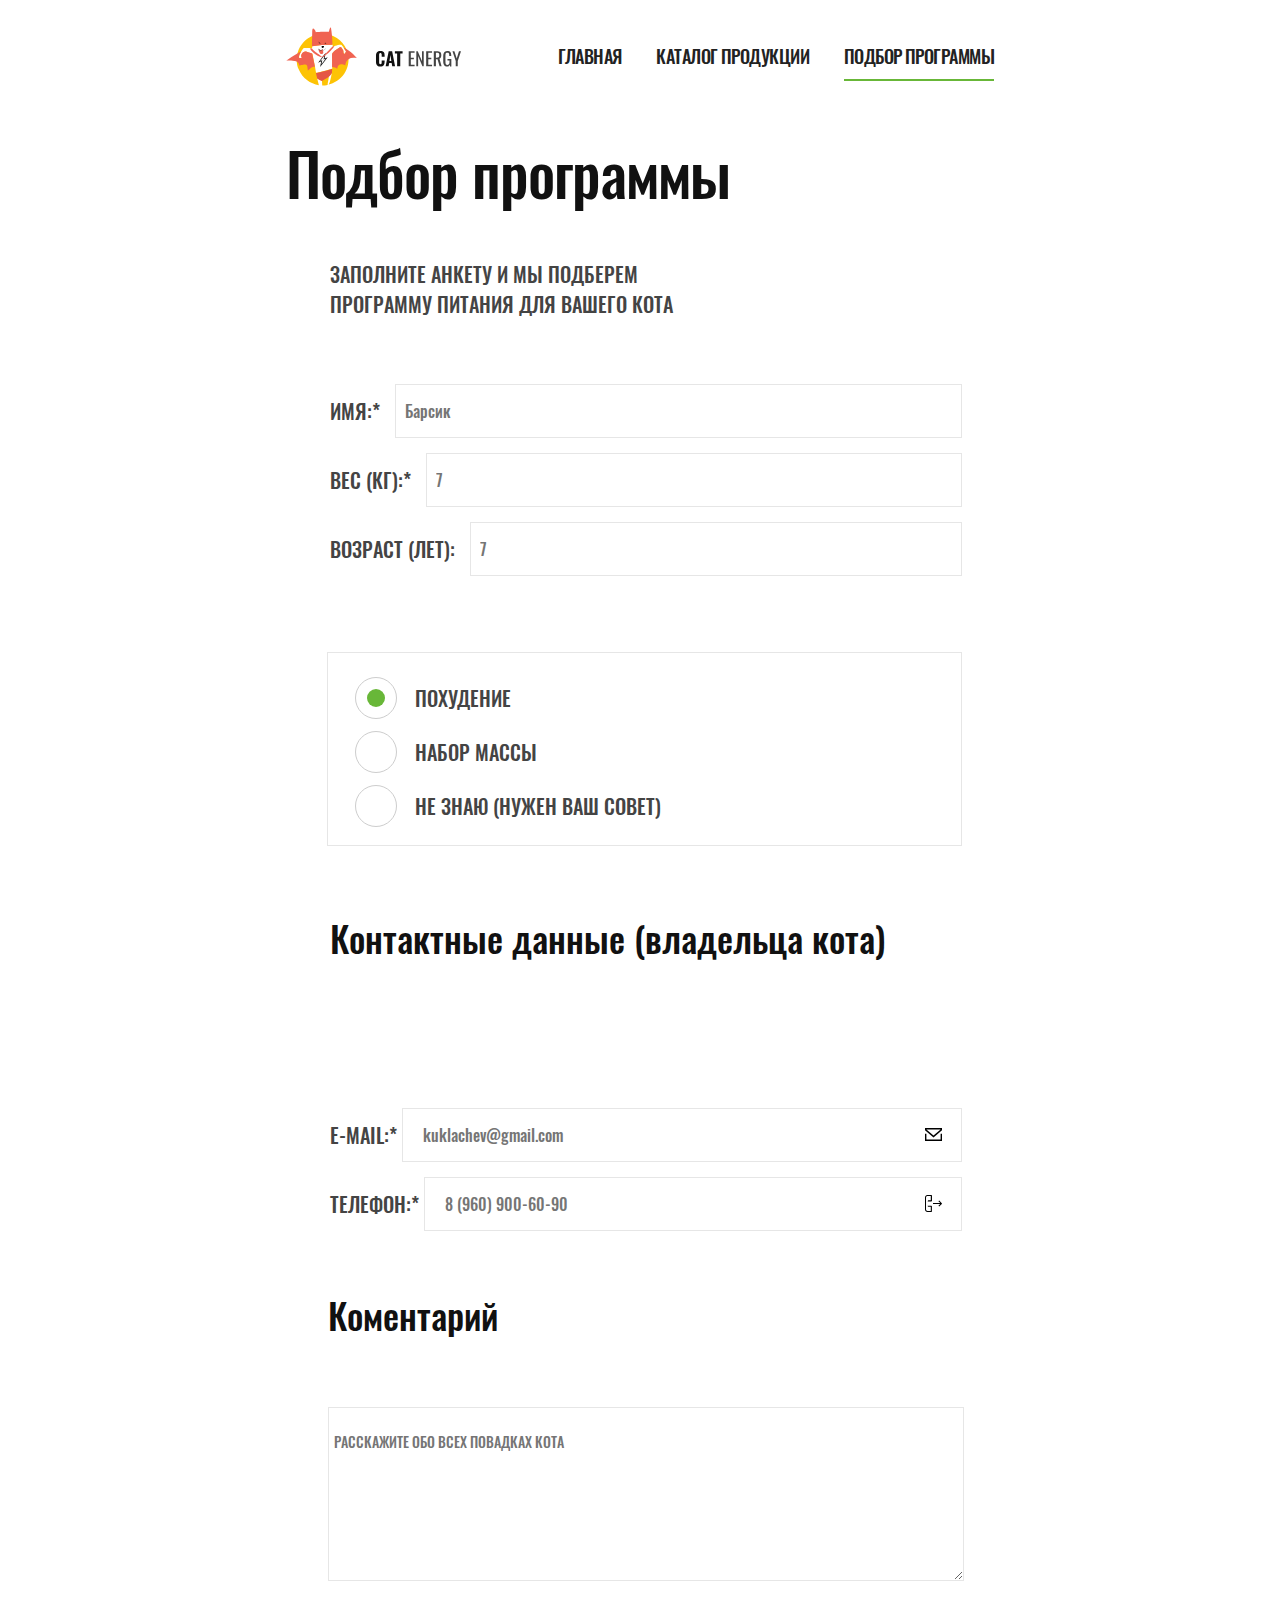
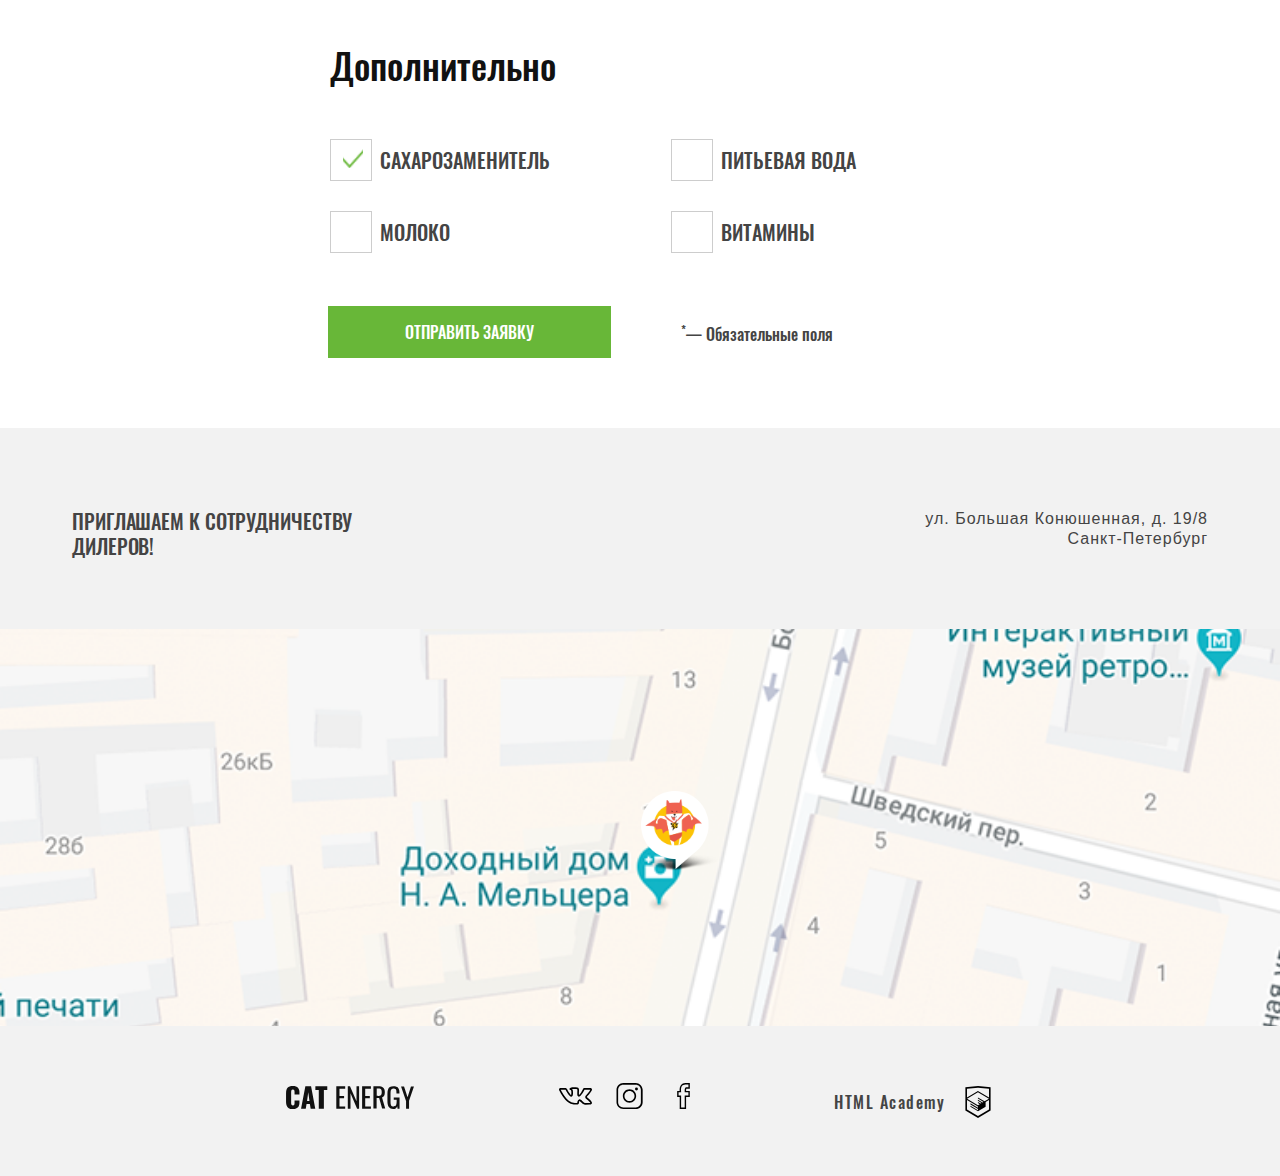
<file: form.html>
<!DOCTYPE html>
<html lang="ru">

<head>
  <meta charset="utf-8">
  <meta name="viewport" content="width=device-width,initial-scale=1">
  <link rel="preload" href="fonts/oswaldmedium.woff2" as="font" crossorigin="anonymous">
  <link rel="preload" href="fonts/oswaldregular.woff2" as="font" crossorigin="anonymous">
  <link href="css/style.min.css" rel="stylesheet">
  <script>
    document.createElement("picture");

  </script>
  <script src="js/picturefill.min.js" async=""></script>
  <title>HTML Academy: Кэт энерджи</title>
</head>

<body>
  <div style="display:none">
    <svg xmlns="http://www.w3.org/2000/svg" xmlns:xlink="http://www.w3.org/1999/xlink"><symbol id="icon-academy" viewbox="10 5 40 50"><path d="M30.2 5H30L10.3 7.1v36.2L30 55l19.7-11.7V7.1L30.2 5zm17 36.8L30 52 12.8 41.8V27l17.1 10.2V39l-11.7-7v1.8L30 40.9v1.9l-11.8-7v1.8l11.8 7 11.9-7.1v-7.6l5.3-3.2v15.1zm-.1-17l-4.7 2.8-2.2 1.3-10.3-6.1v1.8l8.8 5.3h-.1l-.2.1-1.3.7-7.3-4.3v1.8l5.8 3.4-1.4.9-4.3-2.6v1.8l2.9 1.7-2.9 1.7-17-10.1 17-10.2 17.2 10zm.1-1.8L29.9 12.8 12.8 23V9.4L30 7.6l17.2 1.8V23z"></path></symbol><symbol id="icon-cat-pro" viewbox="0 0 134 56">
<circle cx="70" cy="30" r="45.5" fill="#68b738"></circle>
<path d="M123.1 5.8c1.2-1.9 2.7-3.4 4.5-4.6 1-.7 1.6-.7 2.2.6.8 1.9 1.5 3.9.9 6-.2.8-.1 1.4.4 2.1.6.8 1.1 1.6 1.6 2.3 1.3 1.9 1.8 3.9.9 6.2-.4 1-.4 2-.2 3.1.2 1 .2 2 0 3-.3 1.6-1.1 2.7-2.7 3.2-1.3.3-2.4.9-3.2 2-.2.3-.5.5-.9.5-1.2.2-4.2-2.5-4.2-3.7v-.6c.1-3.6-.1-3.9-3.4-5.4-.7-.3-1.3-.6-1.8-1.2-.6-.8-1.4-.7-2.3-.4-.8.4-1.4.9-1.3 1.9.3 2.4.4 4.8.3 7.3 0 .3.1.6.2.8 3.1 4.5 4.3 9.8 5.8 14.9 1.2 3.9 3.4 6 7.4 6.3.6 0 1.3.2 1.9.3 1.8.3 2.9 1.5 3.4 3.2.7 2.1.3 2.6-1.8 2.6h-6.5c-.9 0-1.6-.2-2.3-.8-1-1-2.2-1.4-3.4-2-1.3-.6-2.6-1.3-3.4-2.6-1.1-1.7-2.6-3.1-4-4.5-2.8-2.9-5.8-5.7-8.4-8.7-1.9-2.2-3.2-4.6-3.2-7.6 0-.9-.2-1.3-1.2-.9-.3.2-.7.3-1 .3-2.8 0-4.2 1.7-5.2 4.2-.9 2.1-2.1 4.1-3.2 6.2-.5 1.1-1 2.6-1 4.2 0 2.4.6 3.2 2.8 4 1.4.5 2.7 1 3.4 2.4.8 1.6.6 2-1.1 2.1h-6.8c-.9 0-1.5-.3-1.9-1.1l-1.8-3c-1-1.7-1.4-3.4-.7-5.4.6-1.7.3-3.6.1-5.3-.4-2.6 0-4.9 1.7-7 .6-.7.6-1-.4-1.2-4.1-.8-8-2.3-11.8-4.1 0 0-.1 0-.1-.1-3.2-1.2-3.8-1-4.7 2.3-.8 2.8-1.6 5.6-2.2 8.5-.7 3.2.1 6.2 1.1 9.2.4 1.2 1.6 1.1 2.5 1.4 2 .6 3.7 1.4 4.5 3.5.7 1.6.6 1.8-1.1 1.8-1.7 0-3.4-.1-5.2 0-1.6.1-2.8-.5-4.2-1.4-4.8-3.2-6.2-8.1-6.6-13.4-.2-3.3-2-5.9-4.1-8.4-.4-.5-.8-.7-1.4-.3-2.1 1.3-4.5 2.1-6.7 3-4.8 1.8-9 4.6-12.2 8.8-1.2 1.5-1.9 3.2-2.2 5.1-.3 1.8.2 2.6 2 3.1 1.9.6 2.7 1.5 2.9 3.4.1.8-.2 1.2-1 1.2h-8.1c-.6 0-1-.4-1.3-.8-1.3-1.6-1.9-3.5-1.9-5.5-.1-3.5.3-6.9.9-10.3.4-2.1 1.4-3.8 3.4-4.8 5.9-2.8 9-8.1 11.8-13.6.6-1.1.1-1.3-.9-1.2-2.9.3-5.4 1.6-7.7 3.2-3 2.1-5.7 4.6-8.3 7.1-2.9 2.7-6.2 4.6-10.3 4.9C3.1 32.5-.3 28.4 0 21.8c.1-2.3.9-4.4 2.4-6.1 1.2-1.3 2.6-2 4.5-1.5 1.5.4 1.9 1.2 1.3 2.7-.3.6-.7 1.1-1 1.7-.4.6-.8 1.3-1 2-1.1 3 .4 5.1 3.5 5.4 3.3.3 6-1.1 8.5-3.1 3-2.4 5.7-5.2 8-8.3 3.7-4.8 8.5-7.3 14.4-8.1 2.3-.3 4.3-1.3 6.5-1.9 4.1-1.2 8.3-1.9 12.7-1.8 2 .1 3.9-.3 5.8-1.1 4.9-2 10-2 15.1-1 4 .8 8 1.8 11.9 2.8 2.2.5 4.7.3 7-.2 4.4-1 8.9-1.9 13.4-2 3-.1 5.9.4 8.6 1.7 2 .9 2 .9 1.5 2.8z"></path>
</symbol><symbol id="icon-cat-slim" viewbox="0 0 70 97">
<g>
<circle cx="40" cy="50" r="50" fill="#68b738"></circle>
<path d="M54.8 0h-.4c-.7.4-1.1.9-1.4 1.6-.6 1.1-1 2.3-1.3 3.4-.2.8-.7 1.2-1.5 1.3-2.3.4-4 1.7-5.2 3.7-.7 1.3-1.3 2.6-1.8 3.9-1.4 3.7-2.5 7.5-3.8 11.2-.7 1.9-.8 1.9-2.7 1.9-2.3 0-2.1-.4-2.1 2.1 0 .8.2 1.2 1.1 1.2.3 0 .7-.1.8.2.1.3-.2.5-.4.7-1.2 1.3-2.7 2-4.3 2.4-1.9.5-3.8.9-5.7 1.5-4.7 1.6-9.1 3.8-12.6 7.6-2.1 2.3-3.5 5-4.7 7.8-3.8 8.7-5.6 17.8-7 27-.6 4.3-1.1 8.6-1.5 13C.2 92.7 0 94.8 0 97h33.3c.1-.5-.1-.9-.2-1.3-.7-1.8-2.1-2.7-3.8-3.1-.7-.2-.8-.4-.4-.9.7-.9 1.2-2 1.6-3.1 1.6-4.8 2.3-9.8 3.1-14.8.6-3.8 1.5-7.4 3.4-10.8 1.5-2.5 3.3-4.6 5.6-6.4.8-.6.9-.6 1 .4.1.7.1 1.4.2 2.2.3 4.7.3 9.5-.2 14.2-.3 3.7-.5 7.4-.2 11 .4 4.3 1.2 8.4 2.2 12.6h13.3c-.3-2.2-2.1-4-4.2-4.4-1.3-.2-2.5-.1-3.8.2-.6.1-.8 0-.9-.6-.4-5.3-.1-10.6 1-15.8 1.3-6 2.4-12.1 3.1-18.2.3-2.5 1-4.8 2.3-7 1.2-2.1 2.2-4.3 3.4-6.5.9-1.7 1.1-3.4.4-5.2-.3-.7-.5-1.4-.9-2.1-1-2-2-3.9-2.9-5.9-.5-1-.4-1.1.7-1.1 1.6 0 1.6 0 1.7-1.6v-.7c0-.7-.3-1.1-1-1h-1.5c-.7 0-.9-.3-.7-1 .6-2.3 2.8-4.1 5.1-4.4 2.2-.3 4.4 0 6.6.4.6.1 1 0 1.3-.6.4-1 .8-2 1.3-3 .2-.4.2-.8-.1-1.1-3.2-4.2-6.7-8-11.4-10.4-.5-.3-.8-.6-.9-1.1-.3-1.4-.7-2.8-1.3-4.2-.3-.7-.6-1.3-1.4-1.7z"></path>
</g>
</symbol><symbol id="icon-close" viewbox="0 0 18 18"><path d="M18 1.3L16.7 0 9 7.7 1.3 0 0 1.3 7.7 9 0 16.7 1.3 18 9 10.3l7.7 7.7 1.3-1.3L10.3 9z"></path></symbol><symbol id="icon-fb-mobile" viewbox="0 0 10 19"><path d="M7.1 19H2v-8.8H0V5.8h1.9c-.1-2 .2-3.4 1.1-4.4C3.8.5 5 .1 6.5 0H10v4.2H7.2c-.1.2-.2.8-.2 1.6h3v4.4H7.1V19zm-4-1h2.8V9.1h2.9V6.8H5.9v-.5c0-1.4 0-2.6.7-3.1l.1-.1h2.1V1H6.5c-1.2.1-2 .4-2.6 1-.8.8-1 2.3-.8 4.2l.1.6H1.1v2.3h2V18z"></path></symbol><symbol id="icon-fb" viewbox="34.789 -4.709 13.518 27.75"><path d="M44.32 23.041h-6.816V10.137h-2.715V3.763h2.629c-.202-2.887.298-5 1.519-6.444 1.039-1.229 2.583-1.911 4.588-2.026l4.782-.001v6.15h-3.755c-.166.315-.251 1.093-.252 2.321h3.978v6.375H44.32v12.903zm-5.316-1.5h3.816V8.637h3.957V5.263h-3.953l-.016-.734c-.044-2.04.002-3.784 1.007-4.46l.19-.127h2.801v-3.15h-3.239c-1.557.091-2.711.581-3.485 1.496-1.041 1.231-1.41 3.298-1.099 6.144l.092.832h-2.786v3.375h2.715v12.902z"></path></symbol><symbol id="icon-gift" viewbox="0 0 55.5 60"><path d="M52.3 12.2h-7c.5-.7.8-1.4 1.1-2.2.6-2 .4-4.1-.6-5.9-1-1.8-2.6-3.1-4.6-3.7-2-.6-4.1-.4-5.9.6-3.6 2-6.2 6.1-7.6 9-1.4-2.9-4-7.1-7.6-9-3.8-2-8.5-.6-10.5 3.1-1.4 2.7-1.2 5.8.5 8.1h-7c-1.7 0-3.1 1.4-3.1 3.1v9.4c0 1.7 1.4 3.1 3.1 3.1H4v26.1c0 3.3 2.7 6 6 6h35.5c3.3 0 6-2.7 6-6V27.8h.8c1.7 0 3.1-1.4 3.1-3.1v-9.4c.1-1.7-1.3-3.1-3.1-3.1zM36.5 3c1.3-.7 2.7-.8 4.1-.4 1.3.4 2.4 1.3 3.1 2.6.7 1.3.8 2.7.4 4.1-.4 1.2-1.1 2.2-2.2 2.9H29.4C30.5 9.6 33 5 36.5 3zM11.7 5.2C13.2 2.6 16.4 1.6 19 3c3.5 1.9 6 6.6 7.1 9.1H13.5c-2.3-1.4-3.1-4.5-1.8-6.9zm14.8 22.6v13.7H6.4V27.8h20.1zM6.4 53.9v-10h20.2v13.7H10c-2 0-3.6-1.7-3.6-3.7zm39.1 3.7H28.9V43.9h20.2v10c0 2-1.6 3.7-3.6 3.7zm3.6-16.1H28.9V27.8h20.2v13.7zm4-16.8c0 .4-.3.7-.7.7H3.2c-.4 0-.7-.3-.7-.7v-9.4c0-.4.3-.7.7-.7h49.2c.4 0 .7.3.7.7v9.4z"></path></symbol><symbol id="icon-insta-mobile" viewbox="0 0 16 16"><path class="st0" d="M11.8 1C13.6 1 15 2.4 15 4.2v7.7c0 1.7-1.4 3.1-3.1 3.1H4.2C2.4 15 1 13.6 1 11.8V4.2C1 2.4 2.4 1 4.2 1h7.6m0-1H4.2C1.9 0 0 1.9 0 4.2v7.7C0 14.1 1.9 16 4.2 16h7.7c2.3 0 4.2-1.9 4.2-4.2V4.2C16 1.9 14.1 0 11.8 0z"></path><path class="st0" d="M8 4.9c1.7 0 3.1 1.4 3.1 3.1 0 1.7-1.4 3.1-3.1 3.1-1.7 0-3.1-1.4-3.1-3.1 0-1.7 1.4-3.1 3.1-3.1m0-1C5.7 3.9 3.9 5.7 3.9 8s1.8 4.1 4.1 4.1 4.1-1.8 4.1-4.1S10.3 3.9 8 3.9z"></path><circle class="st0" cx="12.3" cy="3.7" r=".9"></circle></symbol><symbol id="icon-insta" viewbox="-3 -3 23 23"><path d="M14.002-1.501C16.482-1.501 18.5.519 18.5 3v11c0 2.481-2.018 4.5-4.498 4.5H3.01A4.504 4.504 0 0 1-1.488 14V3C-1.488.519.53-1.5 3.01-1.5h10.992m0-1.5H3.01C-.29-3-2.987-.301-2.987 3v11.001C-2.987 17.299-.29 20 3.01 20h10.995C17.301 20 20 17.299 20 13.999V3c0-3.301-2.699-6-5.998-6z"></path><path d="M8.506 4.078a4.434 4.434 0 0 1 4.429 4.428c0 2.44-1.989 4.43-4.429 4.43a4.434 4.434 0 0 1-4.428-4.43 4.431 4.431 0 0 1 4.428-4.428m0-1.5a5.929 5.929 0 0 0 0 11.855c3.274 0 5.926-2.653 5.926-5.927S11.78 2.578 8.506 2.578z"></path><circle cx="14.646" cy="2.379" r="1.341"></circle></symbol><symbol id="icon-mail" viewbox="0 0 17 13"><path d="M15.6 11.6H1.4V5.8H0V13h17V5.8h-1.4v5.8zM0 0v2.3l8.5 7.1L17 2.3V0H0zm15.6 1.6L8.5 7.5 1.4 1.6v-.2h14.2v.2z"></path></symbol><symbol id="icon-mobile-menu" viewbox="0 0 24 18"><path d="M0 16h24v2H0zm0-8h24v2H0zm0-8h24v2H0z"></path></symbol><symbol id="icon-phone" viewbox="0 0 20 20"><path d="M17.9 9.4H9.4v1.2h8.5l-2.1 2.1.9.9 3.1-3.1c.2-.2.2-.6 0-.9l-3.1-3.1-.9.9 2.1 2zm-9.8 10v-6.2c0-.3-.3-.6-.6-.6H3.1c0 .7.6 1.2 1.2 1.2h2.5v5H3.1c-1 .1-1.8-.7-1.9-1.7v-14c0-1 .8-1.8 1.7-1.8h3.9v5H4.4c-.7 0-1.2.6-1.2 1.2h4.4c.3 0 .6-.3.6-.6V.6C8.1.3 7.8 0 7.5 0H3.1C1.5-.1.1 1.2 0 2.9v13.9c-.1 1.7 1.2 3.1 2.9 3.1h4.6c.3.1.6-.2.6-.5z"></path></symbol><symbol id="icon-plus-mobile" viewbox="0 0 30 30"><path fill="#231f20" d="M30 14H16V0h-2v14H0v2h14v14h2V16h14z"></path></symbol><symbol id="icon-plus" viewbox="0 0 60 60"><path fill="#231f20" d="M60 29.5H30.5V0h-1v29.5H0v1h29.5V60h1V30.5H60z"></path></symbol><symbol id="icon-right-arrow-long" viewbox="0 0 24.2 11"><path fill="#3f4242" d="M17.6 0l6.6 5.5-6.6 5.5V6.6H0V4.4h17.6z"></path></symbol><symbol id="icon-right-arrow-verylong" viewbox="0 0 32 11"><path fill="#3f4242" d="M25.4 0L32 5.5 25.4 11V6.6H0V4.4h25.4z"></path></symbol><symbol id="icon-tick" viewbox="0 0 21.1 15.5"><path d="M20.1 0L7.7 13.3 1 6.1 0 7.2l7.6 8.2.1.1L21 1.2l.1-.1z"></path></symbol><symbol id="icon-vk-mobile" viewbox="0 0 22 12"><path d="M17.6 12c-.3 0-.9-.1-1.5-.5-.5-.3-.9-.7-1.3-1.2-.3-.3-.9-.9-1.1-.9-.2.1-.4.7-.3 1.2 0 .1 0 .6-.3.9-.3.3-.8.4-.9.4h-1.4c-.7 0-3.2-.2-5.4-2.3C2.5 7.1.2 2.2.1 2 0 1.6-.1 1.2.2.9c.3-.3.8-.4 1-.4h3.1c.1 0 .4.1.7.3.3.2.4.5.5.6 0 0 .5 1.1 1.1 2 1 1.5 1.4 1.9 1.5 2 .1-.4.2-1.4.1-2.3 0-.4-.1-.8-.2-1-.1-.1-.3-.2-.5-.2l-.6-.5c0-.5.5-.9.9-1.1.5-.2 1.3-.3 2.3-.3h.5c.9 0 1.2.1 1.6.1 1.2.3 1.2 1.3 1.1 2.5v1.6c0 .3 0 .8.1 1 .2-.1.6-.5 1.5-1.9.6-.9 1-1.9 1.1-2.1.1-.3.4-.7 1.2-.7h3.4c.7 0 1.2.2 1.3.7.2.5.1 1.3-1.7 3.5-.3.3-.5.6-.7.9-.5.4-.9 1-.9 1.1 0 .1.5.5.9.9 1.1.9 1.9 1.7 2.2 2.3.4.6.3 1 .2 1.3-.3.7-1.2.7-1.4.8h-2.9zm-3.9-3.7c.7 0 1.2.6 1.8 1.2.4.4.7.8 1.1 1 .5.3 1 .3 1 .3h2.9c.1 0 .3-.1.4-.1 0 0 0-.1-.1-.1-.3-.5-1-1.3-2-2.1-.9-.7-1.3-1.1-1.4-1.7 0-.6.4-1.1 1.2-2.1.2-.2.4-.5.7-.8 1.1-1.4 1.4-2 1.5-2.3h-3.9c0 .4-.5 1.5-1.1 2.4-1.4 2.1-2 2.4-2.5 2.4-.1 0-.3 0-.4-.1-.7-.4-.7-1.4-.7-2.1V2.6c.1-1.3 0-1.3-.3-1.4-.3-.1-.5-.1-1.4-.1H10c-.5 0-1 0-1.4.1l.2.2c.4.5.4 1.5.4 1.7.1 1.3 0 2.9-.7 3.3-.1 0-.2.1-.4.1-.6 0-1.3-.7-2.5-2.5C5 2.9 4.5 1.8 4.5 1.8s0-.1-.1-.1-.2-.1-.2-.1h-3c.4.9 2.5 5 4.8 7.2 2 1.9 4.3 2 4.7 2h1.4s.2 0 .2-.1v-.1c0-.2 0-2 1.2-2.3h.2z"></path></symbol><symbol id="icon-vk" viewbox="3.007 11.628 30.004 15.761"><path d="M26.945 27.388c-.386 0-1.17-.082-2.075-.632-.642-.385-1.223-.968-1.784-1.532-.438-.44-1.171-1.177-1.447-1.177-.268.075-.481.921-.476 1.569.004.113-.001.774-.468 1.213-.425.4-1.088.485-1.216.498l-1.926.007c-.967 0-4.358-.218-7.429-3.021-3.674-3.358-6.835-9.798-6.968-10.07-.197-.462-.248-1.066.152-1.482.392-.413 1.081-.472 1.359-.479l4.083-.024.115.008c.091.014.567.095.957.349.388.247.59.651.626.73.01.021.649 1.432 1.475 2.684 1.312 1.99 1.896 2.455 2.103 2.562.188-.417.277-1.7.187-2.871.001-.493-.101-1.098-.252-1.278-.112-.134-.426-.253-.778-.294l-.722-.691c-.096-.658.635-1.226 1.149-1.446.737-.316 1.792-.382 3.147-.382l.71.005c1.235.012 1.622.081 2.149.191 1.702.361 1.64 1.729 1.567 3.312-.021.464-.046 1.001-.046 1.621 0 .151-.005.312-.011.479-.012.38-.032 1.038.093 1.304.219-.145.852-.665 2.072-2.483.783-1.165 1.4-2.539 1.517-2.803l.001-.001c.182-.43.608-.941 1.613-.946l4.274-.024c.012-.003.172-.016.377-.016.98 0 1.597.287 1.832.854.269.65.169 1.657-2.354 4.605-.37.432-.697.804-.982 1.127-.598.678-1.216 1.379-1.237 1.595.053.169.662.665 1.252 1.145 1.53 1.247 2.528 2.264 3.033 3.073.522.759.429 1.33.258 1.677-.424.864-1.638.973-1.877.985l-3.79.047a2.525 2.525 0 0 1-.263.012zm-5.307-4.84c.899 0 1.682.786 2.511 1.618.497.5 1.011 1.016 1.496 1.307.727.44 1.316.421 1.398.412l.103-.009 3.805-.047c.171-.012.411-.073.536-.136a1.167 1.167 0 0 0-.098-.167c-.449-.718-1.388-1.659-2.686-2.718-1.184-.963-1.801-1.465-1.865-2.244-.066-.805.493-1.439 1.607-2.703.28-.318.604-.685.967-1.109 1.559-1.821 1.957-2.64 2.058-2.956-.17-.029-.648-.021-.678-.018l-4.361.028c-.191.001-.249.035-.249.036-.176.414-.812 1.812-1.644 3.05-1.895 2.82-2.785 3.2-3.407 3.201-.204 0-.396-.05-.569-.148-1.003-.569-.963-1.834-.934-2.757.005-.149.01-.295.01-.431 0-.646.025-1.207.048-1.689.076-1.68.016-1.692-.379-1.776-.409-.086-.705-.147-1.856-.159l-.693-.005c-.624 0-1.343.014-1.906.098.092.074.18.157.259.251.588.704.604 1.951.601 2.194.13 1.646.061 3.796-1.018 4.313a1.365 1.365 0 0 1-.597.137c-.926 0-1.854-.885-3.425-3.267a22.863 22.863 0 0 1-1.587-2.887.47.47 0 0 0-.075-.094 1.133 1.133 0 0 0-.32-.116l-4.001.024c-.021.001-.045.002-.07.005.591 1.189 3.426 6.592 6.519 9.419 2.74 2.502 5.826 2.629 6.417 2.629l1.851-.003c.046-.01.218-.062.269-.1-.019.018-.01-.053-.01-.097-.003-.265.012-2.595 1.578-3.034.126-.034.259-.052.395-.052z"></path></symbol></svg>
  </div>
  <header class="header">
    <div class="header__container">
      <a class="header__logo" href="index.html">
        <picture>
          <source media="(min-width: 1300px)" srcset="img/logo-desktop.svg">
          <source media="(min-width: 768px)" srcset="img/logo-tablet.svg">
          <img src="img/logo-mobile.svg" alt="кот" class="header__logo-image">
        </picture>
      </a>
      <nav class="navigation navigation--closed navigation--nojs">
        <button class="navigation__toggle" type="button"><span class="visually-hidden">Открыть меню</span></button>
        <div class="navigation__wrapper">
          <ul class="navigation__list">
            <li class="navigation__item"><a class="navigation__item-link" href="index.html">Главная</a></li>
            <li class="navigation__item "><a class="navigation__item-link" href="catalog.html">Каталог продукции</a>
            </li>
            <li class="navigation__item navigation__item--active"><a class="navigation__item-link">Подбор программы</a>
            </li>
          </ul>
        </div>
      </nav>
    </div>
  </header>

  <main class="main">
    <section class="form">
      <div class="form__wrapper">
        <h1 class="form__title">Подбор программы</h1>
        <p class="form__title-text">Заполните анкету и мы подберем
          программу питания для вашего кота</p>


        <form class="form__items" action="https://echo.htmlacademy.ru" method="post">

          <div class="form__about">

            <fieldset class="form__container form__container--about">
              <label class="form__label form__label--info">
                <span class="form__label-text">Имя:*</span>
                <input class="form__input form__input--info" type="text" placeholder="Барсик">
              </label>
              <label class="form__label form__label--info">
                <span class="form__label-text">Вес (кг):*</span>
                <input class="form__input form__input--info" type="text" placeholder="7">
              </label>
              <label class="form__label form__label--info">
                <span class="form__label-text">Возраст (лет):</span>
                <input class="form__input form__input--info" type="text" placeholder="7">
              </label>
            </fieldset>


            <fieldset class="form__container form__container--radio">

              <input class="form__input form__input--radio" type="radio" id="radio-1" name="choice" checked="">
              <label class="form__label form__label--radio" for="radio-1" tabindex="0">Похудение</label>


              <input class="form__input form__input--radio" type="radio" id="radio-2" name="choice">
              <label class="form__label form__label--radio" for="radio-2" tabindex="0">Набор массы</label>

              <input class="form__input form__input--radio" type="radio" id="radio-3" name="choice">
              <label class="form__label form__label--radio" for="radio-3" tabindex="0">Не знаю (Нужен ваш совет)</label>
            </fieldset>

          </div>

          <fieldset class="form__container form__container--data">
            <h3 class="form__title form__title--data">Контактные данные (владельца кота)</h3>
            <div class="form__contact-wrapper">
              <label class="form__label form__label--data">
                <span class="form__label-text">E-mail:*</span>
                <input class="form__input form__input--data" type="email" placeholder="kuklachev@gmail.com">
                <svg class="form__input-icon" width="32" height="32">
                  <use xlink:href="#icon-mail"></use>
                </svg>
              </label>


              <label class="form__label form__label--data">
                <span class="form__label-text">Телефон:*</span>
                <input class="form__input form__input--data" type="tel" placeholder="8 (960) 900-60-90">
                <svg class="form__input-icon" width="32" height="32">
                  <use xlink:href="#icon-phone"></use>
                </svg>
              </label>

            </div>
          </fieldset>

          <div class="form__container form__container--coments">
            <h3 class="form__title form__title--coments">Коментарий</h3>
            <textarea class="form__input form__input--coments" rows="8" id="for-textarea" placeholder="РАССКАЖИТЕ ОБО ВСЕХ ПОВАДКАХ КОТА"></textarea>
          </div>

          <fieldset class="form__container form__container--checkbox">
            <h3 class="form__title form__title--additionaly">Дополнительно</h3>
            <div class="form__checkbox-wrapper">

              <div class="form__container-checkbox">
                <input id="check-1" class="form__input form__input--checkbox" type="checkbox" checked="">
                <label class="form__label form__label--checkbox" for="check-1" tabindex="0">Сахарозаменитель</label>
              </div>

              <div class="form__container-checkbox">
                <input id="check-2" class="form__input form__input--checkbox" type="checkbox">
                <label class="form__label form__label--checkbox" for="check-2" tabindex="0">Питьевая вода</label>
              </div>

              <div class="form__container-checkbox">
                <input id="check-3" class="form__input form__input--checkbox" type="checkbox">
                <label class="form__label form__label--checkbox" for="check-3" tabindex="0">Молоко</label>

              </div>
              <div class="form__container-checkbox">
                <input id="check-4" class="form__input form__input--checkbox" type="checkbox">
                <label class="form__label form__label--checkbox" for="check-4" tabindex="0">Витамины</label>
              </div>

            </div>
          </fieldset>


          <div class="form__container form__container-send">
            <button type="submit" class="button form__send-button">Отправить заявку</button>
            <p class="form__text-discription"><sup>*</sup>— Обязательные поля</p>
          </div>
        </form>
      </div>



    </section>




    <section class="cooperation">
      <div class="wrap">
        <div class="cooperation__block cooperation__block--form">
          <h3 class="cooperation__title">Приглашаем к сотрудничеству дилеров!</h3>
          <p class="cooperation__text">ул. Большая Конюшенная, д. 19/8 Санкт-Петербург</p>
        </div>
      </div>
      <div class="cooperation__map">
        <iframe class="cooperation__map-item" src="https://www.google.com/maps/embed?pb=!1m14!1m8!1m3!1d1998.6296389356044!2d30.32212272883606!3d59.938287541277234!3m2!1i1024!2i768!4f13.1!3m3!1m2!1s0x0%3A0x8403eb878242dbd5!2z0JTQvtGF0L7QtNC90YvQuSDQtNC-0Lwg0J0uINCQLiDQnNC10LvRjNGG0LXRgNCw!5e0!3m2!1sru!2sua!4v1557044802093!5m2!1sru!2sua" width="800" height="365" frameborder="0" style="border:0" allowfullscreen=""></iframe>
      </div>
    </section>
  </main>

  <footer class="footer">
    <div class="footer__container">
      <div class="footer__logo">
        <a class="footer__logo-link" href="#"><img class="footer__logo-link-image" src="img/logo-footer.svg" alt="Kat Energy"></a>
      </div>
      <div class="social">
        <ul class="social__list">
          <li class="social__item"><a href="#" class="social__link social__link--vkontakte">
              <svg class="link-icon" width="32" height="32">
                <use xlink:href="#icon-vk"></use>
              </svg>

            </a></li>
          <li class="social__item"><a href="#" class="social__link social__link--instagram">
              <svg class="link-icon" width="32" height="32">
                <use xlink:href="#icon-insta-mobile"></use>
              </svg>
            </a></li>
          <li class="social__item"><a href="#" class="social__link social__link--facebook">
              <svg focusable="false" class="link-icon" width="32" height="32">
                <use xlink:href="#icon-fb"></use>
              </svg>
            </a></li>
        </ul>
      </div>
      <div class="footer__copyright">
        <a class="footer__copyright-link" href="https://htmlacademy.ru/intensive/adaptive">
          <span class="footer__copyright-text">HTML Academy</span>
          <svg class="footer__copyright-image" width="32" height="32">
            <use xlink:href="#icon-academy"></use>
          </svg>
        </a>
      </div>

    </div>
  </footer>

  <script>
    var navMain = document.querySelector('.navigation');
    var navToggle = document.querySelector('.navigation__toggle');

    navMain.classList.remove('navigation--nojs');

    navToggle.addEventListener('click', function () {
      if (navMain.classList.contains('navigation--closed')) {
        navMain.classList.remove('navigation--closed');
        navMain.classList.add('navigation--opened');
      } else {
        navMain.classList.add('navigation--closed');
        navMain.classList.remove('navigation--opened');
      }
    });

  </script>
  <script src="js/svgxuse.min.js"></script>
  <script src="js/svgforeverybody.min.js"> </script>
</body>

</html>
</file>
<file: css/main-min.css>
@font-face{font-family:"Gilroy";font-weight:900;src:url(../fonts/gilroyextrabold.woff) format("woff"),url(../fonts/gilroyextrabold.woff2) format("woff2")}@font-face{font-family:"Gilroy";font-weight:300;src:url(../fonts/gilroylight.woff) format("woff"),url(../fonts/gilroylight.woff2) format("woff2")}@font-face{font-family:"Open Sans";font-weight:400;src:url(../fonts/opensans.woff) format("woff"),url(../fonts/opensans.woff2) format("woff2")}@font-face{font-family:"Open Sans";font-weight:300;src:url(../fonts/opensanslight.woff) format("woff"),url(../fonts/opensanslight.woff2) format("woff2")}body{font-family:"Open Sans",Arial,sans-serif}.centrovka{margin:0 auto;margin-bottom:82px}.container{padding:0 20px;display:-webkit-box;display:-ms-flexbox;display:flex;width:1160px;-ms-flex-wrap:wrap;flex-wrap:wrap;-webkit-box-orient:vertical;-webkit-box-direction:normal;-ms-flex-direction:column;flex-direction:column;margin:0 auto}a{text-decoration:none;color:#000}.main-header li,.centrovka li,.footer-container li,.catalog-contaiter li{list-style:none}.main-header{position:relative;width:1160px;min-height:265px;background-color:#f7e296;margin:40px auto auto;display:-webkit-box;display:-ms-flexbox;display:flex;padding-top:34px;-webkit-box-orient:vertical;-webkit-box-direction:normal;-ms-flex-direction:column;flex-direction:column;-webkit-box-pack:start;-ms-flex-pack:start;justify-content:flex-start}.header-logo{position:absolute;top:-24px;left:59px;width:164px;color:#000;font-family:"Gilroy",Arial,sans-serif;font-size:48px;font-weight:700;line-height:48px;text-transform:uppercase;letter-spacing:.26px}.catalog-header-logo:hover{opacity:.3}.catalog-header-logo:active{opacity:.6}.top-menu{display:-webkit-box;display:-ms-flexbox;display:flex;-webkit-box-pack:end;-ms-flex-pack:end;justify-content:flex-end;-webkit-box-align:center;-ms-flex-align:center;align-items:center;margin-top:-1px}.search-field{opacity:.3;-webkit-box-flex:1;-ms-flex-positive:1;flex-grow:1;-webkit-box-sizing:border-box;min-height:49px;width:355px;padding-right:10px;padding-left:38px;font-weight:300;font-size:15px;line-height:30px;font-family:"Open Sans",Arial,sans-serif;letter-spacing:.15px;background-color:transparent;background-image:url(../img/search.svg);background-repeat:no-repeat;background-position:3px 17px;border-style:none;outline:0}.search-field:hover{opacity:.6}.btn-search{visibility:hidden;border:#000 solid 2px;background:inherit;padding:15px;margin-left:-4px}.btn-search:hover{color:#fff;background:#000}.btn-search:active{opacity:.3}.btn-search:focus,.search-field:focus + button{visibility:visible}.btn-search:active,.search-field:active + button{visibility:visible}.btn-search:active ~ .search-field,.btn-search:hover ~ .search-field,.btn-search:focus ~ .search-field{color:#000;border:none;border-bottom:2px solid #000;opacity:1;outline:none}.search-field:focus{color:#000;border:none;border-bottom:2px solid #000;opacity:1;outline:none}.main-header ul a:hover{opacity:.6}.main-header ul a:active{opacity:.3}.menu-catalog-link,.menu-delivery,.menu-garanty,.menu-contacts{width:214px;min-height:12px;color:#000;font-family:"Gilroy",Arial,sans-serif;font-size:18px;font-weight:700;line-height:24px;text-transform:uppercase;letter-spacing:3.6px}.sub-menu::before{content:"";top:0;height:108%;min-height:162px;z-index:-1;left:-58px;min-width:1160px;padding-top:0;position:absolute;background-color:#f7e296;display:-webkit-box;display:-ms-flexbox;display:flex}.sub-menu{position:relative;display:none;z-index:5;padding:0;padding-top:22px;max-height:300px;color:#000;font-family:"Open Sans";font-size:15px;font-weight:300;line-height:36px;letter-spacing:.15px}.sub-menu:hover,.menu-catalog-link:hover+.sub-menu{display:-webkit-box;display:-ms-flexbox;display:flex;-ms-flex-wrap:wrap;flex-wrap:wrap}.sub-menu li:first-child{width:181px;margin-right:40px}.sub-menu li:nth-child(2){width:130px;margin-right:40px}.sub-menu li:nth-child(3){width:148px}.sub-menu li:nth-child(4){width:200px;margin-right:23px}.sub-menu li:nth-child(5){width:200px}.sub-menu li:nth-child(6){width:200px}.user-name{-ms-flex-preferred-size:49%;flex-basis:49%}.user-blok{-ms-flex-preferred-size:282px;flex-basis:282px}.compare-blok{-ms-flex-preferred-size:132px;flex-basis:132px}.basket-blok{-ms-flex-preferred-size:145px;flex-basis:145px}.search-form{-ms-flex-preferred-size:541px;flex-basis:541px}.top-menu li a,.footer-menu-items-link{padding-left:25px;text-align:right;color:#000;font-family:"Open Sans",Arial,sans-serif;font-size:15px;font-weight:300;line-height:30px;letter-spacing:.15px}.top-menu li,.footer-top-nav-list li{position:relative}.basket-blok a::before{content:"";position:absolute;top:8px;left:2px;width:12px;height:12px;background-image:url(../img/cart.svg);background-repeat:no-repeat;background-position:center}.compare-blok a::before{content:"";position:absolute;top:10px;left:5px;width:10px;height:10px;background-image:url(../img/compare.svg);background-repeat:no-repeat;background-position:center}.user-name::before{content:"";position:absolute;top:9px;left:0;width:13px;height:12px;background-image:url(../img/user.svg);background-repeat:no-repeat;background-position:center}.user-enter::before{content:"";position:absolute;top:8px;left:-1px;width:13px;height:12px;background-image:url(../img/user.svg);background-repeat:no-repeat;background-position:center}.bottom-menu{-webkit-box-pack:end;-ms-flex-pack:end;justify-content:flex-end;display:-webkit-box;display:-ms-flexbox;display:flex;-webkit-box-orient:horizontal;-webkit-box-direction:normal;-ms-flex-direction:row;flex-direction:row;-webkit-box-align:baseline;-ms-flex-align:baseline;align-items:baseline;margin-top:12px}.bottom-menu li{position:relative}.menu-catalog{-ms-flex-preferred-size:541px;flex-basis:541px}.menu-catalog-link{padding-right:29px}.menu-catalog-link::after{content:"";position:absolute;top:2px;left:232px;width:15px;height:15px;background-image:url(../img/plus.svg);background-repeat:no-repeat;background-position:center;opacity:.3}.bottom-menu > li:nth-child(2){-ms-flex-preferred-size:158px;flex-basis:158px}.bottom-menu > li:nth-child(3){-ms-flex-preferred-size:224px;flex-basis:224px}.bottom-menu > li:nth-child(4){-ms-flex-preferred-size:179px;flex-basis:179px}.slider{display:-webkit-box;display:-ms-flexbox;display:flex;-webkit-box-orient:vertical;-webkit-box-direction:normal;-ms-flex-direction:column;flex-direction:column;position:relative;margin:-111px auto auto}.slider-control{visibility:hidden}.slider-control-button{display:-webkit-box;display:-ms-flexbox;display:flex;position:absolute;bottom:126px;right:75px;z-index:1;height:26px}.slider-control-item{width:25px;height:25px;margin-left:8px}.slider-label{position:absolute;background:url(../img/slider-button-empty.svg);background-repeat:no-repeat;background-position:center;width:24px;background-size:50%;height:24px}.slider-label:hover{background:url(../img/slider-button.svg);background-repeat:no-repeat;background-position:center;width:24px;background-size:50%;height:24px}.slide-active{content:"";position:absolute;background:url(../img/slider-button.svg);background-repeat:no-repeat;background-position:center;width:24px;background-size:50%;height:24px}.slide-item{position:relative;display:-webkit-box;display:-ms-flexbox;display:flex;width:1160px;height:100%;-webkit-box-pack:end;-ms-flex-pack:end;justify-content:flex-end}.slider-item-bracelet,.slider-item-kwadrocopter{display:none}.slider-item-image{-ms-flex-preferred-size:498px;flex-basis:498px}.slide-item-stand img{min-width:384px;min-height:486px}.slide-item-bracelet img{min-width:345px;min-height:485px}.slider-item-kwadrocopter div:nth-child(1){-ms-flex-preferred-size:45%;flex-basis:45%}.slider-item-kwadrocopter div:nth-child(2){-ms-flex-preferred-size:49%;flex-basis:49%}.slider-item-kwadrocopter h2{min-width:502px;min-height:90px;color:#000;font-family:"Gilroy",Arial,sans-serif;font-size:47px;font-weight:700;line-height:56px;letter-spacing:.17px}.slider-item-description-number{position:absolute;top:-14px;right:32px;min-width:198px;min-height:131px;color:#fff;font-family:"Gilroy",Arial,sans-serif;font-size:179px;font-weight:700;line-height:179.2px;letter-spacing:.36px}.kwadro-number{right:0}.slider-item-description{position:relative;-ms-flex-preferred-size:572px;flex-basis:572px}.slider-item-description::before{display:block;content:"";position:absolute;top:37px;left:13px;width:100px;height:7px;bottom:0;background-color:#fff}.slider-item-description-title{position:relative;min-width:394px;margin-left:12px;margin-top:79px;margin-bottom:25px;min-height:98px;color:#000;font-family:"Gilroy",Arial,sans-serif;font-size:47px;font-weight:900;line-height:56px;letter-spacing:.17px}.slider-item-description-text{width:481px;min-height:57px;padding-left:11px;margin-top:-10px;padding-top:4px;min-height:46px;color:#464646;font-family:"Open Sans",Arial,sans-serif;font-size:15px;font-weight:300;line-height:30px;letter-spacing:.15px;margin-bottom:51px}.slider-item-description-btn{width:133px;margin-left:12px;height:8px;color:#000;font-family:"Gilroy",Arial,sans-serif;font-size:18px;font-weight:900;line-height:24px;text-transform:uppercase;letter-spacing:2.15px;background:-webkit-gradient(linear,left bottom,left top,from(white),color-stop(35%,white),color-stop(35%,#f0c52e),color-stop(70%,#f0c52e),color-stop(70%,white));background:-webkit-linear-gradient(bottom,white 0%,white 35%,#f0c52e 35%,#f0c52e 70%,white 70%);background:-o-linear-gradient(bottom,white 0%,white 35%,#f0c52e 35%,#f0c52e 70%,white 70%);background:linear-gradient(to top,white 0%,white 35%,#f0c52e 35%,#f0c52e 70%,white 70%);padding-left:48px;padding-right:48px}.slider-item-description-btn:hover{width:133px;height:8px;color:#000;font-family:"Gilroy",Arial,sans-serif;font-size:18px;font-weight:700;line-height:24px;text-transform:uppercase;letter-spacing:2.15px;background:none;background-color:#f0c52e;padding:9px 48px}.slider-item-description-btn:active{width:133px;height:8px;color:#0000004d;font-family:"Gilroy",Arial,sans-serif;font-size:18px;font-weight:700;line-height:24px;text-transform:uppercase;letter-spacing:2.15px;background:none;background-color:#f0c52e;padding:9px 48px}.kwadrocopter-table,.bracelet-table,.stand-table{margin-top:55px}.features-lenght-of-stand,.features-kwadrocopter-fly-lenght,.features-work-hours{padding-left:10px;width:84px;height:31px;color:#000;font-family:"Gilroy",Arial,sans-serif;font-size:36px;font-weight:300;line-height:48px;letter-spacing:.36px}.features-work-hours{width:163px}.features-kwadrocopter-fly-lenght{width:113px}.features-width-of-stand,.features-kwadrocopter-fly-radius{width:66px;height:26px;color:#000;font-family:"Gilroy",Arial,sans-serif;font-size:36px;font-weight:300;line-height:48px;letter-spacing:.36px;padding-left:80px;padding-left:67px}.features-kwadrocopter-fly-radius{width:116px}.features-width-of-stand{width:95px}.features-material-of-stand{width:124px;height:34px;color:#000;font-family:"Gilroy",Arial,sans-serif;font-size:36px;font-weight:300;line-height:48px;letter-spacing:.36px;padding-left:40px}.specification-lenght-of-stand,.specification-work-hours,.specification-kwadrocopter-fly-lenght{width:99px;height:11px;text-align:center;color:#464646;font-family:"Open Sans",Arial,sans-serif;font-size:13px;font-weight:300;line-height:20px;letter-spacing:.13px;padding-top:6px}.specification-width-of-stand,.specification-kwadrocopter-fly-radius{width:60px;height:9px;color:#464646;font-family:"Open Sans",Arial,sans-serif;font-size:13px;font-weight:300;line-height:20px;letter-spacing:.13px;padding-left:67px;padding-top:6px}.specification-material-of-stand{width:60px;height:12px;color:#464646;font-family:"Open Sans",Arial,sans-serif;font-size:13px;font-weight:300;line-height:20px;letter-spacing:.13px;padding-left:43px;padding-top:6px}.popular-items-section{margin-top:103px;margin-bottom:161px}.popular-items-list{-ms-flex-wrap:wrap;flex-wrap:wrap;display:-webkit-box;display:-ms-flexbox;display:flex;-webkit-box-orient:horizontal;-webkit-box-direction:normal;-ms-flex-direction:row;flex-direction:row;-webkit-box-pack:justify;-ms-flex-pack:justify;justify-content:space-between;padding:0;width:1160px;margin:0 auto}.popular-items-list p{width:160px;min-height:39px;color:#000;font-family:"Gilroy",Arial,sans-serif;font-size:18px;font-weight:700;line-height:24px;letter-spacing:.18px;margin-top:33px}.popular-items-bg{min-height:160px;width:160px;background-color:#f7e296}.popular-items:hover div{background-color:#f0c52e}.popular-items:active p{opacity:.30000001192093}.popular-items:active img{opacity:.30000001192093}.popular-items-bg-img-virtual{width:97px;height:55px;margin:52px 32px 53px 31px}.popular-items-bg-img-monopod{width:86px;height:117px;margin:41px 36px 2px 38px}.popular-items-bg-img-camera{width:71px;height:87px;margin:38px 40px 35px 49px}.popular-items-bg-img-fitnes-bracelet{width:107px;height:65px;margin:50px 25px 45px 28px}.popular-items-bg-img-smart-watch{width:56px;height:98px;margin:32px 49px 30px 55px}.popular-items-bg-img-kvadro{width:132px;height:69px;margin:49px 15px 42px 13px}.brands{display:-webkit-box;display:-ms-flexbox;display:flex;width:1160px;flex-wrap:wrap;margin:3px auto 90px;-webkit-box-pack:end;-ms-flex-pack:end;justify-content:space-between;-webkit-box-align:end;-ms-flex-align:end;align-items:flex-end}.brands img{width:260px;height:100px}.brands-item-dji img:hover{background-image:url(../img/logo-1-hover.png)}.brands-item-spgadgets img:hover{background-image:url(../img/logo-2-hover.png)}.brands-item-gopro img:hover{background-image:url(../img/logo-3-hover.png)}.brands-item-vive img:hover{background-image:url(../img/logo-4-hover.png)}.service{min-height:288px;background-color:#e5e5e5;min-width:1200px;width:100%;margin:0 auto;margin-bottom:94px}.service-container{display:-webkit-box;display:-ms-flexbox;display:flex;-webkit-box-pack:center;-ms-flex-pack:center;justify-content:center;width:1160px;margin:0 auto;background-color:transparent;position:relative;top:-42px}.service-controls-btn input[name="serviceradiobtn"]{visibility:hidden;position:absolute}.service-controls-delivery{margin-bottom:39px}.service-controls-delivery label{padding:9px 20px}.service-controls-garanty{margin-bottom:43px}.service-controls-garanty label{padding:9px 22px}.service-controls-credit{margin-bottom:49px}.service-controls-credit label{padding:9px 36px}.service-controls-btn label{background:-webkit-gradient(linear,left bottom,left top,from(#e5e5e50d),color-stop(40%,#e5e5e500),color-stop(40%,#f0c52e),color-stop(60%,#f0c52e),color-stop(60%,#e5e5e500));background:-webkit-linear-gradient(bottom,#e5e5e50d 0%,#e5e5e500 40%,#f0c52e 40%,#f0c52e 60%,#e5e5e500 60%);background:-o-linear-gradient(bottom,#e5e5e50d 0%,#e5e5e500 40%,#f0c52e 40%,#f0c52e 60%,#e5e5e500 60%);background:linear-gradient(to top,#e5e5e50d 0%,#e5e5e500 40%,#f0c52e 40%,#f0c52e 60%,#e5e5e500 60%)}.service-controls-delivery label:hover{background:#f0c52e}.service-controls-garanty label:hover{background:#f0c52e}.service-controls-credit label:hover{background:#f0c52e}.service-controls-btn .service-active{background:#000;padding:9px 136px 9px 20px;outline:none;color:#f7e184}.service-controls-btn .service-active:hover{background:#000}.service-controls-garanty label:active{background:#000;padding:9px 141px 9px 22px;outline:none;color:#f7e184}.service-controls-credit label:active{background:#000;padding:9px 155px 9px 36px;outline:inherit;color:#f7e184}.service-controls{width:287px;display:-webkit-box;display:-ms-flexbox;display:flex;border-right:6px solid #000;-webkit-box-orient:vertical;-webkit-box-direction:normal;-ms-flex-direction:column;flex-direction:column;-webkit-box-pack:start;-ms-flex-pack:start;justify-content:flex-start;margin-top:0;margin-bottom:29px;margin-left:0;padding-left:0;padding-top:30px;color:#000;font-family:"Gilroy",Arial,sans-serif;font-size:18px;font-weight:700;line-height:24px;text-transform:uppercase;letter-spacing:3.9px}.about-us-btn{width:207px;height:24px;color:#000;font-family:"Gilroy",Arial,sans-serif;font-size:18px;font-weight:700;line-height:24px;text-transform:uppercase;letter-spacing:2.15px;background:-webkit-gradient(linear,left bottom,left top,from(white),color-stop(40%,white),color-stop(40%,#f0c52e),color-stop(60%,#f0c52e),color-stop(60%,white));background:-webkit-linear-gradient(bottom,white 0%,white 40%,#f0c52e 40%,#f0c52e 60%,white 60%);background:-o-linear-gradient(bottom,white 0%,white 40%,#f0c52e 40%,#f0c52e 60%,white 60%);background:linear-gradient(to top,white 0%,white 40%,#f0c52e 40%,#f0c52e 60%,white 60%);padding:10px 20px}.about-us-btn:hover{width:207px;height:24px;color:#000;font-family:"Gilroy",Arial,sans-serif;font-size:18px;font-weight:700;line-height:24px;text-transform:uppercase;letter-spacing:2.15px;background:none;background-color:#f0c52e;padding:10px 20px}.service-content{display:-webkit-box;display:-ms-flexbox;display:flex;-webkit-box-orient:vertical;-webkit-box-direction:normal;-ms-flex-direction:column;flex-direction:column;-webkit-box-pack:start;-ms-flex-pack:start;justify-content:flex-start;position:relative;top:-30px;margin-bottom:39px;width:783px;padding-left:116px}.content-service-title{width:217px;margin-bottom:29px;min-height:39px;color:#000;font-family:"Gilroy",Arial,sans-serif;font-size:47px;font-weight:700;line-height:48px;letter-spacing:.21px}.content-service-description{width:456px;min-height:75px;color:#464646;font-family:"Open Sans",Arial,sans-serif;font-size:15px;font-weight:300;line-height:30px;letter-spacing:.15px}.content-service-delivery{background-image:url(../img/delivery.svg);background-repeat:no-repeat;background-position-x:89%;background-position-y:89%}.content-service-garanty{background-image:url(../img/warranty.svg);background-repeat:no-repeat;background-position-x:89%;background-position-y:89%}.content-service-kredit{background-image:url(../img/credit.svg);background-repeat:no-repeat;background-position-x:89%;background-position-y:89%}.content-service-garanty,.content-service-kredit{display:none}.about-contacts{width:1160px;display:-webkit-box;display:-ms-flexbox;display:flex;-webkit-box-pack:start;-ms-flex-pack:start;justify-content:flex-start;padding:0 20px;margin:0 auto}.main-about-us{width:511px}.main-about-us,.main-contacts{-webkit-box-pack:start;-ms-flex-pack:start;justify-content:flex-start;display:-webkit-box;display:-ms-flexbox;display:flex;-webkit-box-orient:vertical;-webkit-box-direction:normal;-ms-flex-direction:column;flex-direction:column;position:relative}.description-about-us-title{width:100%;margin-bottom:0;min-height:35px;color:#000;font-family:"Gilroy",Arial,sans-serif;font-size:48px;font-weight:700;line-height:73px;letter-spacing:.21px}.about-contacts p{width:511px;min-height:46px;width:478px;margin:0;color:#464646;font-family:"Open Sans",Arial,sans-serif;font-size:15px;font-weight:300;line-height:30px;margin-top:30px}.main-about-us ul{list-style-type:circle;margin-top:66px;padding-left:36px;margin-bottom:17px}.main-about-us li{font-family:"Gilroy",Arial,sans-serif;font-size:16px;font-weight:700;line-height:40px;list-style:circle}.main-about-us::before,.main-contacts::before{display:block;content:"";position:absolute;top:0;left:0;width:80px;height:7px;bottom:0;background-color:#000}.main-contacts{margin-left:89px}.description-main-contacts-title{width:100%;margin-bottom:0;min-height:34px;color:#000;font-family:"Gilroy",Arial,sans-serif;font-size:47px;font-weight:700;line-height:73px;letter-spacing:.21px}.main-contacts p{width:513px}.main-contacts img{width:560px;height:222px;cursor:pointer}.modal-map-js{height:222px;background:#d3d3d3;margin-top:39px;margin-bottom:70px}.about-us-btn{margin-top:36px;width:208px;height:24px;color:#000;font-family:"Gilroy",Arial,sans-serif;font-size:18px;font-weight:700;line-height:24px;text-transform:uppercase;letter-spacing:2.8px;background:-webkit-gradient(linear,left bottom,left top,from(white),color-stop(40%,white),color-stop(40%,#f0c52e),color-stop(60%,#f0c52e),color-stop(60%,white));background:-webkit-linear-gradient(bottom,white 0%,white 40%,#f0c52e 40%,#f0c52e 60%,white 60%);background:-o-linear-gradient(bottom,white 0%,white 40%,#f0c52e 40%,#f0c52e 60%,white 60%);background:linear-gradient(to top,white 0%,white 40%,#f0c52e 40%,#f0c52e 60%,white 60%);padding:8px 26px}.about-us-btn:hover{width:208px;height:24px;color:#000;font-family:"Gilroy",Arial,sans-serif;font-size:18px;font-weight:700;line-height:24px;text-transform:uppercase;letter-spacing:2.8px;background:none;background-color:#f0c52e;padding:8px 26px}.about-us-btn:active,.about-us-btn:focus{width:208px;height:24px;color:#00000030;font-family:"Gilroy",Arial,sans-serif;font-size:18px;font-weight:700;line-height:24px;text-transform:uppercase;letter-spacing:2.8px;background:none;background-color:#f0c52e;padding:8px 26px}.main-contacts-btn{text-align:center;width:219px;height:24px;color:#000;font-family:"Gilroy",Arial,sans-serif;font-size:18px;line-height:23px;font-weight:900;text-transform:uppercase;letter-spacing:3.1px;background:-webkit-gradient(linear,left bottom,left top,from(white),color-stop(40%,white),color-stop(40%,#f0c52e),color-stop(60%,#f0c52e),color-stop(60%,white));background:-webkit-linear-gradient(bottom,white 0%,white 40%,#f0c52e 40%,#f0c52e 60%,white 60%);background:-o-linear-gradient(bottom,white 0%,white 40%,#f0c52e 40%,#f0c52e 60%,white 60%);background:linear-gradient(to top,white 0%,white 40%,#f0c52e 40%,#f0c52e 60%,white 60%);padding:8px 20px;border:none}.main-contacts-btn:hover{background:#f0c52e}.main-contacts-btn:active,.main-contacts-btn:focus{outline:none;color:#00000032}.catalog-contaiter{width:100%;margin-top:-113px}.catalog-title{position:relative;display:-webkit-box;display:-ms-flexbox;display:flex;-webkit-box-orient:vertical;-webkit-box-direction:normal;-ms-flex-direction:column;flex-direction:column;width:1160px;padding:0 20px;margin:0 auto;background:#fff}.catalog-monopod h1{min-height:42px;color:#000;font-family:"Gilroy",Arial,sans-serif;font-size:48px;font-weight:900;line-height:48px;letter-spacing:.1px;margin-left:60px;margin-top:38px;margin-bottom:24px}.breadcrumbs{display:-webkit-box;display:-ms-flexbox;display:flex;padding-left:0;margin-top:0;margin-left:60px;font-weight:300;font-size:14px;line-height:24px;font-family:"Open Sans",Arial,sans-serif;letter-spacing:.14px}.breadcrumbs li{letter-spacing:.012em;word-spacing:.012em}.breadcrumbs a{height:10px;padding-right:24px;background:url(../img/nav-arrow.svg);background-repeat:no-repeat;background-position:right}.breadcrumbs li:last-child a{background:none}.breadcrumbs li:nth-child(2){margin-left:10px}.breadcrumbs li:nth-child(3){margin-left:15px}.breadcrumbs a{color:#00000041}.breadcrumbs a:hover{color:#0000009d}.breadcrumbs a:active{color:#0000001a}.breadcrumbs li:last-child a{color:#00000041}.general-forms{margin:0 auto;-webkit-box-pack:end;-ms-flex-pack:end;justify-content:flex-end;display:-webkit-box;display:-ms-flexbox;display:flex;min-width:1200px;margin-top:31px}.filter-container{display:-webkit-box;display:-ms-flexbox;display:flex;-webkit-box-pack:end;-ms-flex-pack:end;justify-content:flex-end;width:34%;background:-webkit-linear-gradient(top,#dbdbdb 70px,#eee 70px,#eee 100%);background:-o-linear-gradient(top,#dbdbdb 70px,#eee 70px,#eee 100%);background:linear-gradient(to bottom,#dbdbdb 70px,#eee 70px,#eee 100%)}.sort-container{-webkit-box-pack:start;-ms-flex-pack:start;justify-content:flex-start;min-width:66%;display:-webkit-box;display:-ms-flexbox;display:flex;background:-webkit-linear-gradient(top,#eee 70px,white 70px,white 100%);background:-o-linear-gradient(top,#eee 70px,white 70px,white 100%);background:linear-gradient(to bottom,#eee 70px,white 70px,white 100%)}.filter-group-title{margin-top:13px;letter-spacing:1.3px;margin-bottom:38px}.toogle{position:relative;margin:0;padding:0 0 33px;border:none;border-top:2px solid #000}.chek{width:202px;margin-right:65px;display:-webkit-box;display:-ms-flexbox;display:flex;-webkit-box-orient:vertical;-webkit-box-direction:normal;-ms-flex-direction:column;flex-direction:column;background:#eee;height:100%}.chek>form{padding-top:69px}.filter-bar{width:110px;height:2px;background-color:#91c92f}.filter-scale{position:relative;width:100%;height:2px;margin-bottom:10px;background-color:#dbdbdb}.filter-toggle-min{left:-6px}.filter-toggle-max{left:107px}.filter-toggle{position:absolute;top:-10px;-webkit-box-sizing:border-box;box-sizing:border-box;width:20px;height:20px;padding:2px;background-color:#ababab;border:8px solid #fff;border-radius:50%;-webkit-box-shadow:0 2px 1px 0 #ddd;box-shadow:0 2px 1px 0 #ddd;cursor:pointer}.filter-toggle:focus{outline:none}.filter-toggle:active{-webkit-transform:scale(1.1);-ms-transform:scale(1.1);transform:scale(1.1)}.filter-price-control{font-weight:300;font-size:14px;line-height:24px;font-family:"Gilroy",Arial,sans-serif;color:rgba(0,0,0,0.2);letter-spacing:0}.filter-price-input{width:50px;font-weight:inherit;color:inherit;letter-spacing:inherit;background-color:transparent;border-style:none}.color-check{display:-webkit-box;display:-ms-flexbox;display:flex;-webkit-box-orient:vertical;-webkit-box-direction:normal;-ms-flex-direction:column;flex-direction:column;margin-bottom:-11px;margin-top:-9px}.bluetoth-check{display:-webkit-box;display:-ms-flexbox;display:flex;-webkit-box-pack:start;-ms-flex-pack:start;justify-content:flex-start;-webkit-box-orient:vertical;-webkit-box-direction:normal;-ms-flex-direction:column;flex-direction:column;margin-bottom:-21px}.filter-option-item{width:162px;height:40px;position:relative}.filter-option-item input{position:absolute}.filter-option-title::before{content:"";position:absolute;left:-15px;background-repeat:no-repeat;background-position:left;top:0;width:27px;height:23px;background-image:url(../img/checkbox-off.svg)}.filter-checkbox-field:checked + .filter-option-title::before{background-image:url(../img/checkbox-on.svg)}.filter-option-title:hover::before{opacity:.6}.filter-checkbox-field:disabled + .filter-option-title,.filter-checkbox-field:disabled::before{opacity:.3}.filter-radio-field:checked + .filter-option-title::before{background-image:url(../img/radio-on.svg)}.bluetoth-check .filter-option-title::before{top:-4px;width:25px;height:25px;background-image:url(../img/radio-off.svg)}.filter-radio-field:disabled + .filter-option-title,.filter-radio-field:disabled::before{opacity:.25}.filter-option-title::before{content:"";position:absolute;left:-40px;background-repeat:no-repeat;background-position:left}.filter-btn{width:200px;height:44px;color:#000;font-family:"Gilroy",Arial,sans-serif;font-size:18px;font-weight:700;text-transform:uppercase;letter-spacing:2.15px;background:-webkit-gradient(linear,left bottom,left top,from(transparent),color-stop(40%,transparent),color-stop(40%,#f0c52e),color-stop(60%,#f0c52e),color-stop(60%,transparent));background:-webkit-linear-gradient(bottom,transparent 0%,transparent 40%,#f0c52e 40%,#f0c52e 60%,transparent 60%);background:-o-linear-gradient(bottom,transparent 0%,transparent 40%,#f0c52e 40%,#f0c52e 60%,transparent 60%);background:linear-gradient(to top,transparent 0%,transparent 40%,#f0c52e 40%,#f0c52e 60%,transparent 60%);padding:10px 20px;padding:10px 20px 10px 20px;border:none}.filter-btn:hover{background:#f0c52e}.filter-btn:focus{outline:none}.filter-btn:active{background:#f0c52e;color:#00000044}.right-side{width:100%;max-width:972px;display:-webkit-box;display:-ms-flexbox;display:flex;-ms-flex-wrap:wrap;flex-wrap:wrap;-webkit-box-orient:vertical;-webkit-box-direction:normal;-ms-flex-direction:column;flex-direction:column}.catalog-aside-title{width:200px;margin:0;padding-right:68px;padding-top:23px;padding-bottom:23px;font-weight:800;font-size:16px;line-height:24px;font-family:"Gilroy",Arial,sans-serif;text-transform:uppercase;letter-spacing:3.7px;background:#dbdbdb}.main-menu-catalog{display:-webkit-box;display:-ms-flexbox;display:flex;-ms-flex-item-align:stretch;align-self:stretch;background:#eee;padding:7px}.sort-catalog{max-width:972px;min-height:70px;display:-webkit-box;display:-ms-flexbox;display:flex;background:#eee;-webkit-box-align:center;-ms-flex-align:center;align-items:center}.sort-navigation{display:-webkit-box;display:-ms-flexbox;display:flex;display:-webkit-box;display:-ms-flexbox;display:flex;flex-wrap:wrap;width:516px;background:#eee;-webkit-box-align:center;-ms-flex-align:center;align-items:center;margin:0;padding-left:56px}.catalog-sort-title{width:145px;margin-left:73px;font-weight:800;font-size:16px;line-height:24px;font-family:"Gilroy",Arial,sans-serif;text-transform:uppercase;letter-spacing:3.7px}.sort-navigation li:nth-child(1){width:88px;height:18px;color:#000;font-family:"Open Sans",Arial,sans-serif;font-size:14px;font-weight:400;line-height:18px}.sort-navigation li:nth-child(2){width:92px;height:18px;color:#000;font-family:"Open Sans",Arial,sans-serif;font-size:14px;font-weight:400;line-height:18px}.sort-navigation li:nth-child(3){width:120px;height:18px;color:#000;font-family:"Open Sans",Arial,sans-serif;font-size:14px;font-weight:400;line-height:18px;-ms-flex-preferred-size:140px;flex-basis:140px}.sort-navigation-item-link,.sort-up a,.sort-down a{opacity:.3}.sort-navigation-item-link:hover,.sort-up a:hover,.sort-down a :hover{opacity:.6}.sort-navigation-item-link:active,.sort-up a:active,.sort-down a :active,.sort-active a{opacity:1}.sort-navigation-action{opacity:1}.sort-icon{display:-webkit-box;display:-ms-flexbox;display:flex;padding:0}.sort-up{width:11px;height:10px;-ms-flex-preferred-size:2%;flex-basis:2%}.sort-down{width:11px;height:10px;margin-left:20px}.catalog-asortement{display:-webkit-box;display:-ms-flexbox;display:flex;-ms-flex-wrap:wrap;flex-wrap:wrap;padding-bottom:62px;padding-left:72px;padding-top:69px;background:#fff}.dilettantish-item{margin-right:40px}.pool-item{margin-right:40px}.pool-item,.hand-item{margin-top:46px}.catalog-item-image{width:360px;height:380px;padding-bottom:32px}.new-item{position:absolute;right:28px;top:27px;width:56px;height:57px;border:2px solid #000;background:transparent;opacity:.1;border-radius:50%}.new-text{color:#000;font-family:"Gilroy",Arial,sans-serif;font-size:14px;font-weight:900;line-height:29px;text-transform:uppercase;letter-spacing:.25px;text-align:center}.catalog-button{width:200px;position:absolute;display:-webkit-box;display:-ms-flexbox;display:flex;-webkit-box-orient:vertical;-webkit-box-direction:normal;-ms-flex-direction:column;flex-direction:column;min-height:70px;padding-left:80px;padding-right:80px;left:0;top:0;z-index:1;height:208px;padding-top:172px;background-color:rgba(238,238,238,0.7);visibility:hidden}.catalog-button:hover,.catalog-item-image:hover~.catalog-button{visibility:visible}.catalog-link{font-weight:900;letter-spacing:.3px;font-size:18px;line-height:24px;font-family:"Gilroy",Arial,sans-serif}.profi-link{width:182px;font-size:17px;letter-spacing:1.05px;line-height:24px}.pool-link{letter-spacing:.1px}.hand-link{width:233px;letter-spacing:.6px;font-size:18px}.catalog-item-value{font-weight:300;font-size:16px;line-height:25px;font-family:"Gilroy",Arial,sans-serif;text-align:right;color:#464646;letter-spacing:.3px}.btn-catalog-busket{width:200px;color:#000;font-family:"Gilroy",Arial,sans-serif;font-size:18px;font-weight:700;line-height:40px;text-transform:uppercase;letter-spacing:2.15px;background:-webkit-gradient(linear,left bottom,left top,from(rgba(238,238,238,0)),color-stop(35%,rgba(238,238,238,0)),color-stop(35%,#f0c52e),color-stop(70%,#f0c52e),color-stop(70%,rgba(238,238,238,0)));background:-webkit-linear-gradient(bottom,rgba(238,238,238,0) 0%,rgba(238,238,238,0) 35%,#f0c52e 35%,#f0c52e 70%,rgba(238,238,238,0) 70%);background:-o-linear-gradient(bottom,rgba(238,238,238,0) 0%,rgba(238,238,238,0) 35%,#f0c52e 35%,#f0c52e 70%,rgba(238,238,238,0) 70%);background:linear-gradient(to top,rgba(238,238,238,0) 0%,rgba(238,238,238,0) 35%,#f0c52e 35%,#f0c52e 70%,rgba(238,238,238,0) 70%);text-align:center}.btn-catalog-busket:hover{background:#f0c52e}.btn-catalog-busket:active{background:#f0c52e;color:#00000044}.btn-catalog-compare{text-align:center;color:rgba(0,0,0,.5);width:200px;font-size:13px}.btn-catalog-compare:hover{color:rgba(0,0,0,1)}.btn-catalog-compare:active{color:rgba(0,0,0,0.2)}.catalog-item{position:relative;display:-webkit-box;display:-ms-flexbox;display:flex;-webkit-box-orient:vertical;-webkit-box-direction:normal;-ms-flex-direction:column;flex-direction:column}.catalog-price{display:-webkit-box;display:-ms-flexbox;display:flex;-webkit-box-pack:justify;-ms-flex-pack:justify;justify-content:space-between}.paginator{margin-top:36px;width:762px;height:70px;padding-left:0;display:-webkit-box;display:-ms-flexbox;display:flex;-webkit-box-orient:horizontal;-webkit-box-direction:normal;-ms-flex-direction:row;flex-direction:row;-webkit-box-align:center;-ms-flex-align:center;align-items:center;background:#eee;font-family:"Gilroy",Arial,sans-serif;font-size:16px;font-weight:900;line-height:24px;text-transform:uppercase;letter-spacing:.91px}.paginator-next a{width:85px;padding:25px 24px 25px 39px;color:#000}.paginator-prev a{width:85px;padding:25px 38px 25px 30px;color:#000}.paginator-prev a:hover,.paginator-next a:hover{background:#dbdbdb;color:#000}.paginator-prev a:active,.paginator-next a:active{background:#dbdbdb;color:#00000044}.paginator-pages{margin-right:12px;margin-left:12px;font-size:14px}.paginator-pages-link{opacity:.3}.paginator-pages-link:hover{opacity:.6}.paginator-pages .pages-link-active{opacity:1}.paginator li:first-child{letter-spacing:4px}.paginator li:last-child{letter-spacing:4px;margin-left:171px;padding-left:5px}.paginator li:nth-child(4){letter-spacing:4px;margin-left:16px}.paginator li:nth-child(3){letter-spacing:4px;margin-left:16px}.paginator li:nth-child(2){letter-spacing:4px;margin-left:198px}.social-links-list::before{display:block;position:absolute;bottom:8px;top:14px;left:0;content:"";width:80px;height:7px;background-color:#f7e184}.main-footer{min-width:1200px;max-width:100%;margin:0 auto;padding:0;width:100%;min-height:209px;padding-top:57px;padding-bottom:47px;background-color:#464646}.footer-container{display:-webkit-box;display:-ms-flexbox;display:flex;-webkit-box-orient:vertical;-webkit-box-direction:normal;-ms-flex-direction:column;flex-direction:column;-ms-flex-pack:distribute;justify-content:space-around;width:1160px;padding:0 20px;background-color:#464646;color:#fff;margin:0 auto}.main-footer > a{color:#fff}.main-footer a:hover{opacity:.6}.main-footer a:active{opacity:.3}.footer-top-nav{display:-webkit-box;display:-ms-flexbox;display:flex;-webkit-box-orient:horizontal;-webkit-box-direction:normal;-ms-flex-direction:row;flex-direction:row}.footer-top-nav-list{display:-webkit-box;display:-ms-flexbox;display:flex;-webkit-box-pack:end;-ms-flex-pack:end;justify-content:flex-end;-webkit-box-align:start;-ms-flex-align:start;align-items:flex-start;padding-left:0;margin-top:0;margin-bottom:0}.footer-logo-link{width:163px;height:36px;color:#ffc600;font-family:"Gilroy",Arial,sans-serif;font-size:48px;font-weight:700;text-transform:uppercase;letter-spacing:.48px}.footer-menu-items-link{width:42px;height:11px;color:#ffffff70;font-family:"Open Sans",Arial,sans-serif;font-size:15px;font-weight:300;line-height:36px;letter-spacing:.15px}.footer-menu-items-link:hover{color:#fff}.footer-menu-items-link:hover ::before{opacity:.6}.footer-logo{-ms-flex-preferred-size:693px;flex-basis:693px}.footer-logo-index{-ms-flex-preferred-size:869px;flex-basis:869px}.user-blok-footer{-ms-flex-preferred-size:252px;flex-basis:252px}.compare-blok-footer{-ms-flex-preferred-size:138px;flex-basis:138px}.basket-blok-footer{-ms-flex-preferred-size:80px;flex-basis:80px}.user-enter-footer{-ms-flex-preferred-size:111px;flex-basis:111px}.user-exit{opacity:.3}.user-name-footer::before{content:"";position:absolute;top:13px;left:0;width:13px;height:12px;background-image:url(../img/user-enter-footer.svg);background-repeat:no-repeat;background-position:center}.basket-blok-footer a::before{content:"";position:absolute;top:13px;left:3px;width:12px;height:12px;background-image:url(../img/busket-footer.svg);background-repeat:no-repeat;background-position:center}.compare-blok-footer a::before{content:"";position:absolute;top:13px;left:5px;width:10px;height:10px;background-image:url(../img/compare-footer.svg);background-repeat:no-repeat;background-position:center}.user-enter-footer a::before{content:"";position:absolute;top:13px;left:0;width:13px;height:12px;background-image:url(../img/user-enter-footer.svg);color:#ffc600;background-repeat:no-repeat;background-position:center}.footer-midle-nav{display:-webkit-box;display:-ms-flexbox;display:flex;-webkit-box-pack:start;-ms-flex-pack:start;justify-content:flex-start;-webkit-box-align:baseline;-ms-flex-align:baseline;align-items:baseline;margin-top:8px}.footer-midle-nav-links{display:-webkit-box;display:-ms-flexbox;display:flex;-webkit-box-pack:start;-ms-flex-pack:start;justify-content:flex-start;-webkit-box-align:baseline;-ms-flex-align:baseline;align-items:baseline;padding-left:0;-ms-flex-preferred-size:631px;flex-basis:631px}.footer-midle-nav-links a{width:121px;height:15px;color:#fff;font-family:"Gilroy",Arial,sans-serif;font-size:18px;font-weight:700;line-height:24px;text-transform:uppercase;letter-spacing:3.6px}.adress{-ms-flex-preferred-size:367px;flex-basis:367px;color:#fff;font-family:"Open Sans",Arial,sans-serif;font-size:15px;font-weight:300;line-height:30px}.footer-midle-nav-links li:first-child{-ms-flex-preferred-size:159px;flex-basis:159px}.footer-midle-nav-links li:nth-child(2){-ms-flex-preferred-size:147px;flex-basis:147px}.footer-midle-nav-links li:last-child{-ms-flex-preferred-size:117px;flex-basis:117px}.tel{-ms-flex-preferred-size:165px;flex-basis:165px;color:#fff;font-family:"Open Sans",Arial,sans-serif;font-size:15px;font-weight:300;line-height:30px}.social-links-list{-ms-flex-wrap:wrap;flex-wrap:wrap;position:relative;display:-webkit-box;display:-ms-flexbox;display:flex;-webkit-box-pack:center;-ms-flex-pack:center;justify-content:center;margin-top:48px;padding-left:20px}.social-links-fb{content:url(../img/fb.svg)}.social-links-instagram{content:url(../img/instagram.svg)}.social-links-twiter{content:url(../img/twitter.svg)}.social-links-item-fb{-ms-flex-preferred-size:54px;flex-basis:54px}.social-links-item-instagram{-ms-flex-preferred-size:54px;flex-basis:54px}.social-links-item-twiter{-ms-flex-preferred-size:54px;flex-basis:54px}.footer-container .social-links{opacity:.3}.footer-container .social-links:hover{opacity:.6}.footer-container .social-links:active{opacity:.1}.html-logo-bottom{position:absolute;top:0;right:0}.html-logo-bottom a{content:url(../img/logo-html.svg)}.modal-map{display:none;position:fixed;top:10%;left:20%;width:960px;height:559px;-webkit-box-shadow:-2px 5px 30px 3px rgba(0,0,0,0.29);box-shadow:-2px 5px 30px 3px rgba(0,0,0,0.29)}.show-modal{display:block;-webkit-animation-name:bounceleft;animation-name:bounceleft;-webkit-animation-duration:.5s;animation-duration:.5s}iframe{width:100%;height:100%;border:none}.js-map-close{border:none;background-color:inherit;display:block;position:absolute;left:850px;top:30px;background-image:url(../img/modal-close.svg);background-repeat:no-repeat;height:55px;width:55px;opacity:.60000002384186}.js-map-close:hover{opacity:1}.js-map-close:focus{outline:none;opacity:.30000001192093}.visually-hidden{position:absolute;width:1px;height:1px;margin:-1px;padding:0;overflow:hidden;visibility:hidden}.modal-feedback{display:none;-webkit-box-orient:vertical;-webkit-box-direction:normal;-ms-flex-direction:column;flex-direction:column;-webkit-box-pack:center;-ms-flex-pack:center;justify-content:center;-webkit-box-align:center;-ms-flex-align:center;align-items:center;width:960px;height:553px;justify-content:center;position:fixed;top:10%;left:20%;-webkit-box-shadow:-2px 5px 30px 3px rgba(0,0,0,0.29);box-shadow:-2px 5px 30px 3px rgba(0,0,0,0.29);background:#fff}.show-modal-feedback{display:-webkit-box;display:-ms-flexbox;display:flex;-webkit-animation-name:bounceup;animation-name:bounceup;-webkit-animation-duration:.5s;animation-duration:.5s}.modal-feedback input,.modal-feedback textarea{background:#eee;border:none;opacity:.6}.modal-feedback input:hover,.modal-feedback textarea:hover{background:#eee;opacity:.8}.modal-feedback input:focus,.modal-feedback textarea:focus{background:#fff;outline:2px solid #f7e184}.btn-close-fedback{-ms-flex-item-align:end;align-self:flex-end;background-image:url(../img/modal-close.svg);background-repeat:no-repeat;background-color:transparent;background-position:center;border:none;margin-top:22px;margin-right:22px;min-height:65px;min-width:65px;opacity:.6}.btn-close-fedback:hover{opacity:1}.btn-close-fedback:active{outline:none;opacity:.3}.feedback-form{display:-webkit-box;display:-ms-flexbox;display:flex}.feedback-half{display:-webkit-box;display:-ms-flexbox;display:flex;-webkit-box-orient:horizontal;-webkit-box-direction:normal;-ms-flex-direction:row;flex-direction:row;margin-top:21px}.feedback-half-one{display:-webkit-box;display:-ms-flexbox;display:flex;-webkit-box-orient:vertical;-webkit-box-direction:normal;-ms-flex-direction:column;flex-direction:column;-webkit-box-flex:1;-ms-flex-positive:1;flex-grow:1}.feedback-half-one > label{color:#000;font-family:"Gilroy",Arial,sans-serif;font-size:18px;font-weight:700;margin-bottom:13px}.feedback-half-too{display:-webkit-box;display:-ms-flexbox;display:flex;-webkit-box-orient:vertical;-webkit-box-direction:normal;-ms-flex-direction:column;flex-direction:column}.feedback-half-too > label{color:#000;font-family:"Gilroy",Arial,sans-serif;font-size:18px;font-weight:700;margin-bottom:13px}.feedback-textarea{display:-webkit-box;display:-ms-flexbox;display:flex;-webkit-box-orient:vertical;-webkit-box-direction:normal;-ms-flex-direction:column;flex-direction:column;margin-top:40px}.feedback-textarea label{color:#000;font-family:"Gilroy",Arial,sans-serif;font-size:18px;font-weight:700;margin-bottom:13px}.modal-feedback input[name="email"],.modal-feedback input[name="fullname"]{width:360px;height:50px;padding-left:20px}.modal-feedback textarea[name="request"]{width:760px;height:156px;resize:none;padding-left:20px;padding-top:18px}.modal-btn{margin-top:55px;margin-bottom:92px;height:44px;color:#000;font-family:Gilroy,Arial,sans-serif;font-size:18px;font-weight:700;text-transform:uppercase;letter-spacing:2.15px;background:-webkit-gradient(linear,left bottom,left top,from(white),color-stop(40%,white),color-stop(40%,#f0c52e),color-stop(60%,#f0c52e),color-stop(60%,white));background:-webkit-linear-gradient(bottom,white 0%,white 40%,#f0c52e 40%,#f0c52e 60%,white 60%);background:-o-linear-gradient(bottom,white 0%,white 40%,#f0c52e 40%,#f0c52e 60%,white 60%);background:linear-gradient(to top,white 0%,white 40%,#f0c52e 40%,#f0c52e 60%,white 60%);padding:10px 20px;border:none}.modal-btn:hover{background:#f0c52e}@-webkit-keyframes bounceup{0%{-webkit-transform:translateY(-2000px);transform:translateY(-2000px)}80%{-webkit-transform:translateY(30px);transform:translateY(30px)}90%{-webkit-transform:translateY(-10px);transform:translateY(-10px)}100%{-webkit-transform:translateY(0px);transform:translateY(0px)}}@keyframes bounceup{0%{-webkit-transform:translateY(-2000px);transform:translateY(-2000px)}80%{-webkit-transform:translateY(30px);transform:translateY(30px)}90%{-webkit-transform:translateY(-10px);transform:translateY(-10px)}100%{-webkit-transform:translateY(0px);transform:translateY(0px)}}@-webkit-keyframes bounceleft{0%{-webkit-transform:rotate(360deg) translateX(-2000px);transform:rotate(360deg) translateX(-2000px)}50%{-webkit-transform:rotate(360deg) translateX(10px);transform:rotate(360deg) translateX(10px)}80%{-webkit-transform:rotate(370deg) translateX(-10px);transform:rotate(370deg) translateX(-10px)}100%{-webkit-transform:rotate(360deg) translateX(0px);transform:rotate(360deg) translateX(0px)}}@keyframes bounceleft{0%{-webkit-transform:rotate(360deg) translateX(-2000px);transform:rotate(360deg) translateX(-2000px)}50%{-webkit-transform:rotate(360deg) translateX(10px);transform:rotate(360deg) translateX(10px)}80%{-webkit-transform:rotate(370deg) translateX(-10px);transform:rotate(370deg) translateX(-10px)}100%{-webkit-transform:rotate(360deg) translateX(0px);transform:rotate(360deg) translateX(0px)}}.form-eror{-webkit-animation-name:form-eror;animation-name:form-eror;-webkit-animation-duration:.6s;animation-duration:.6s}@-webkit-keyframes form-eror{0%,100%{-webkit-transform:translateX(0);transform:translateX(0)}10%,30%,50%,70%,90%{-webkit-transform:translateX(-10px);transform:translateX(-10px)}20%,40%,60%,80%{-webkit-transform:translateX(10px);transform:translateX(10px)}}@keyframes form-eror{0%,100%{-webkit-transform:translateX(0);transform:translateX(0)}10%,30%,50%,70%,90%{-webkit-transform:translateX(-10px);transform:translateX(-10px)}20%,40%,60%,80%{-webkit-transform:translateX(10px);transform:translateX(10px)}}
</file>
